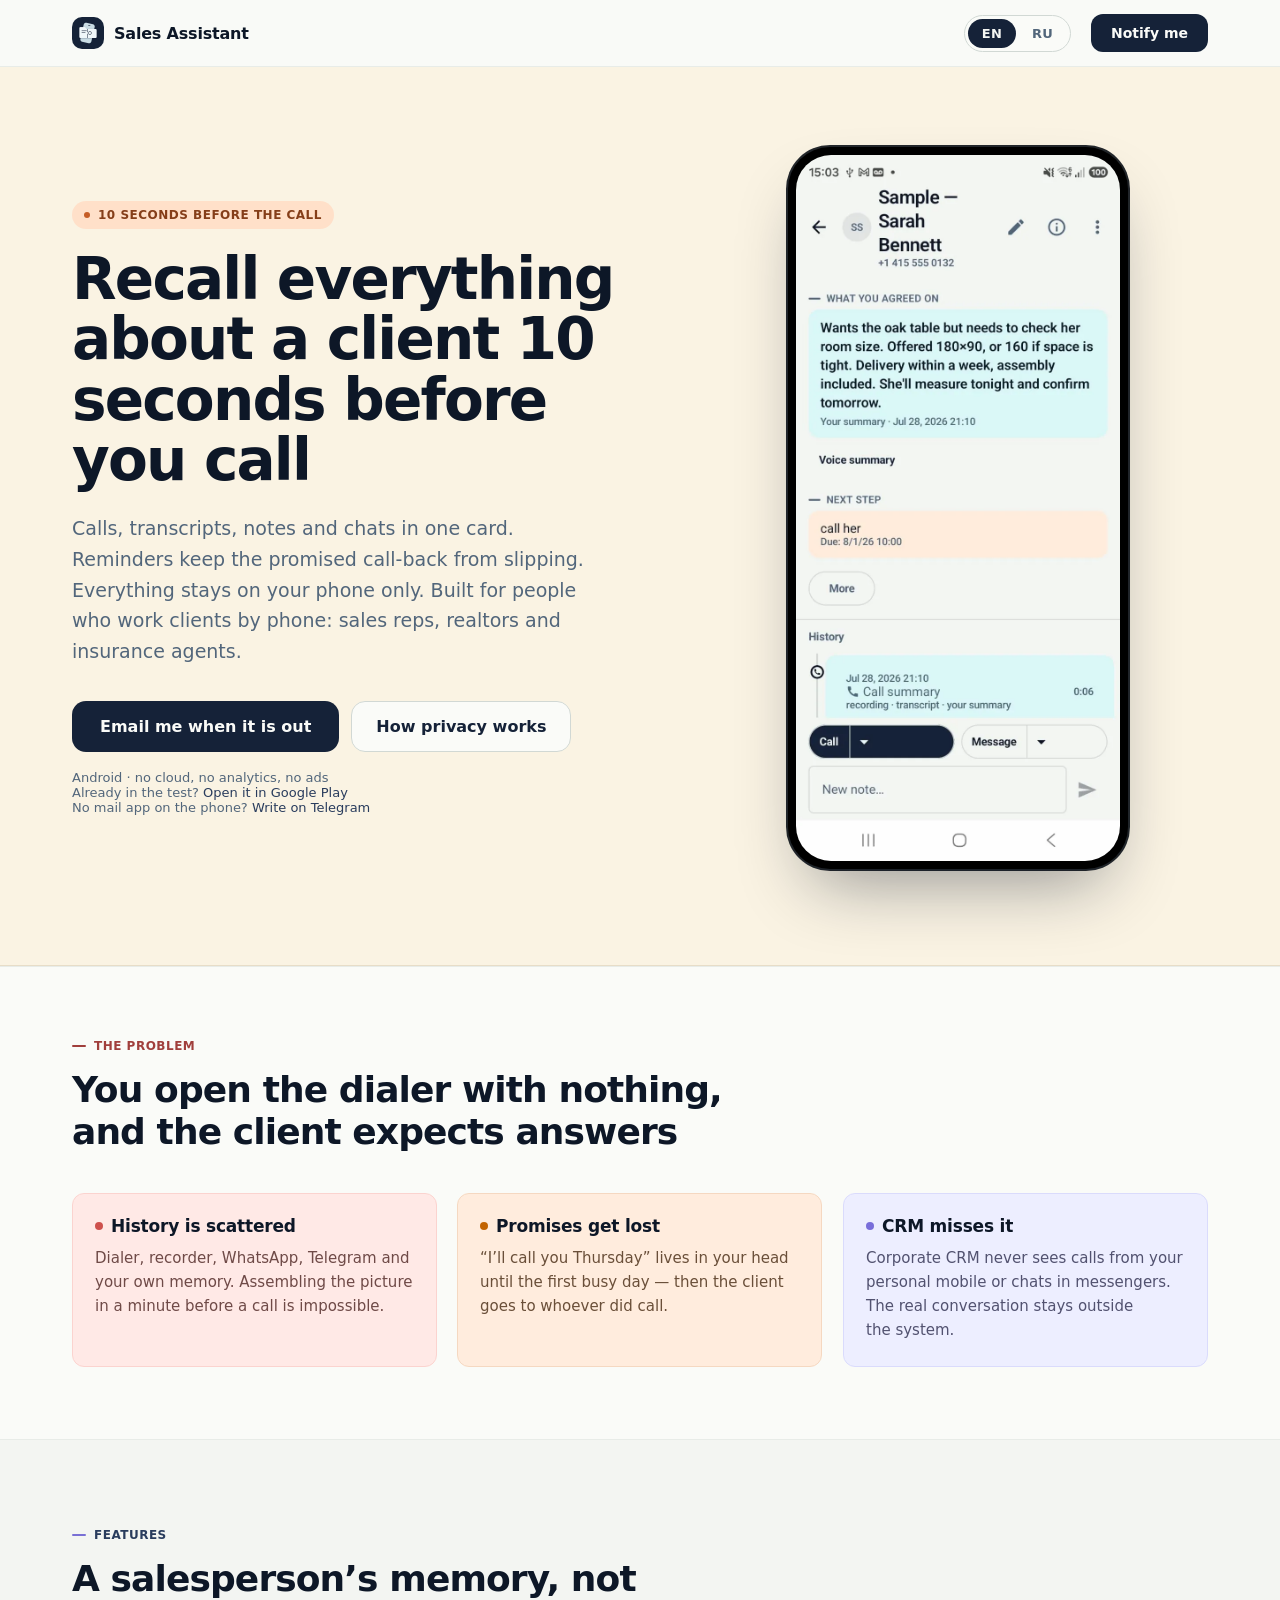
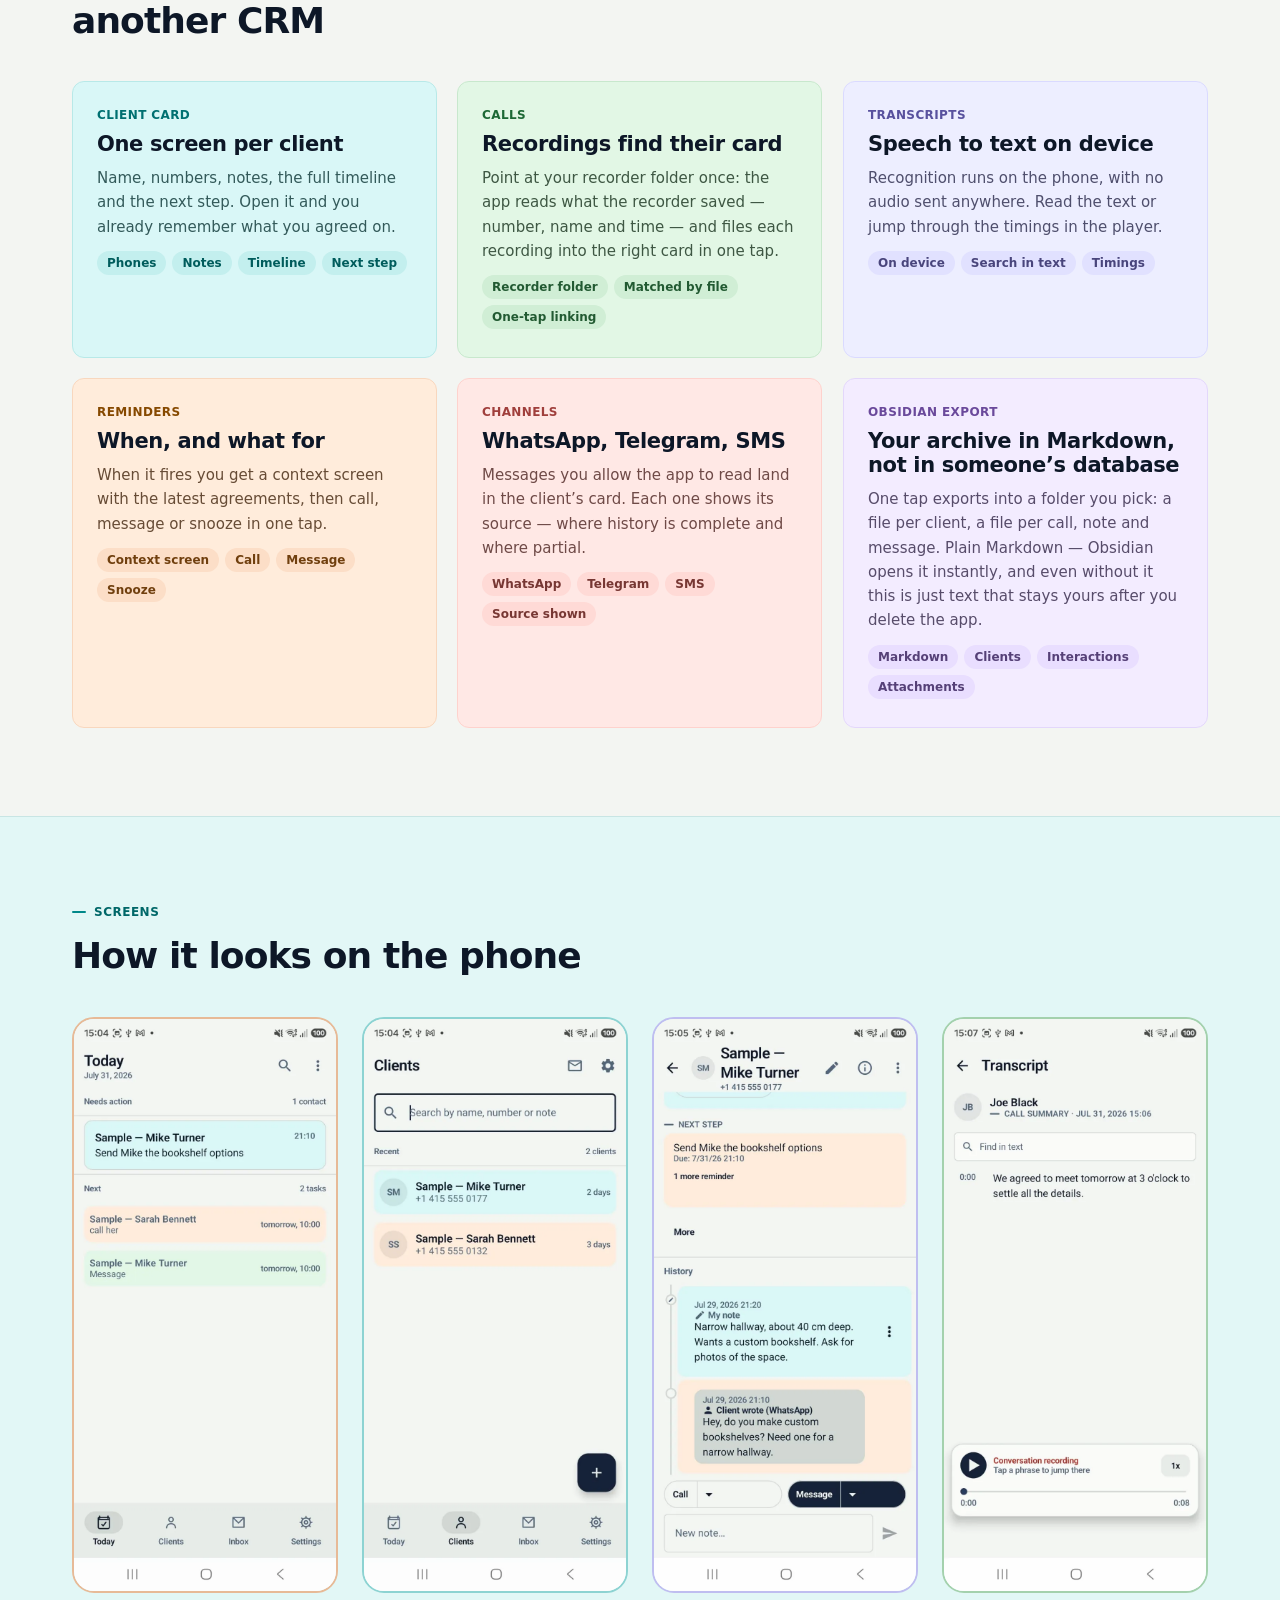
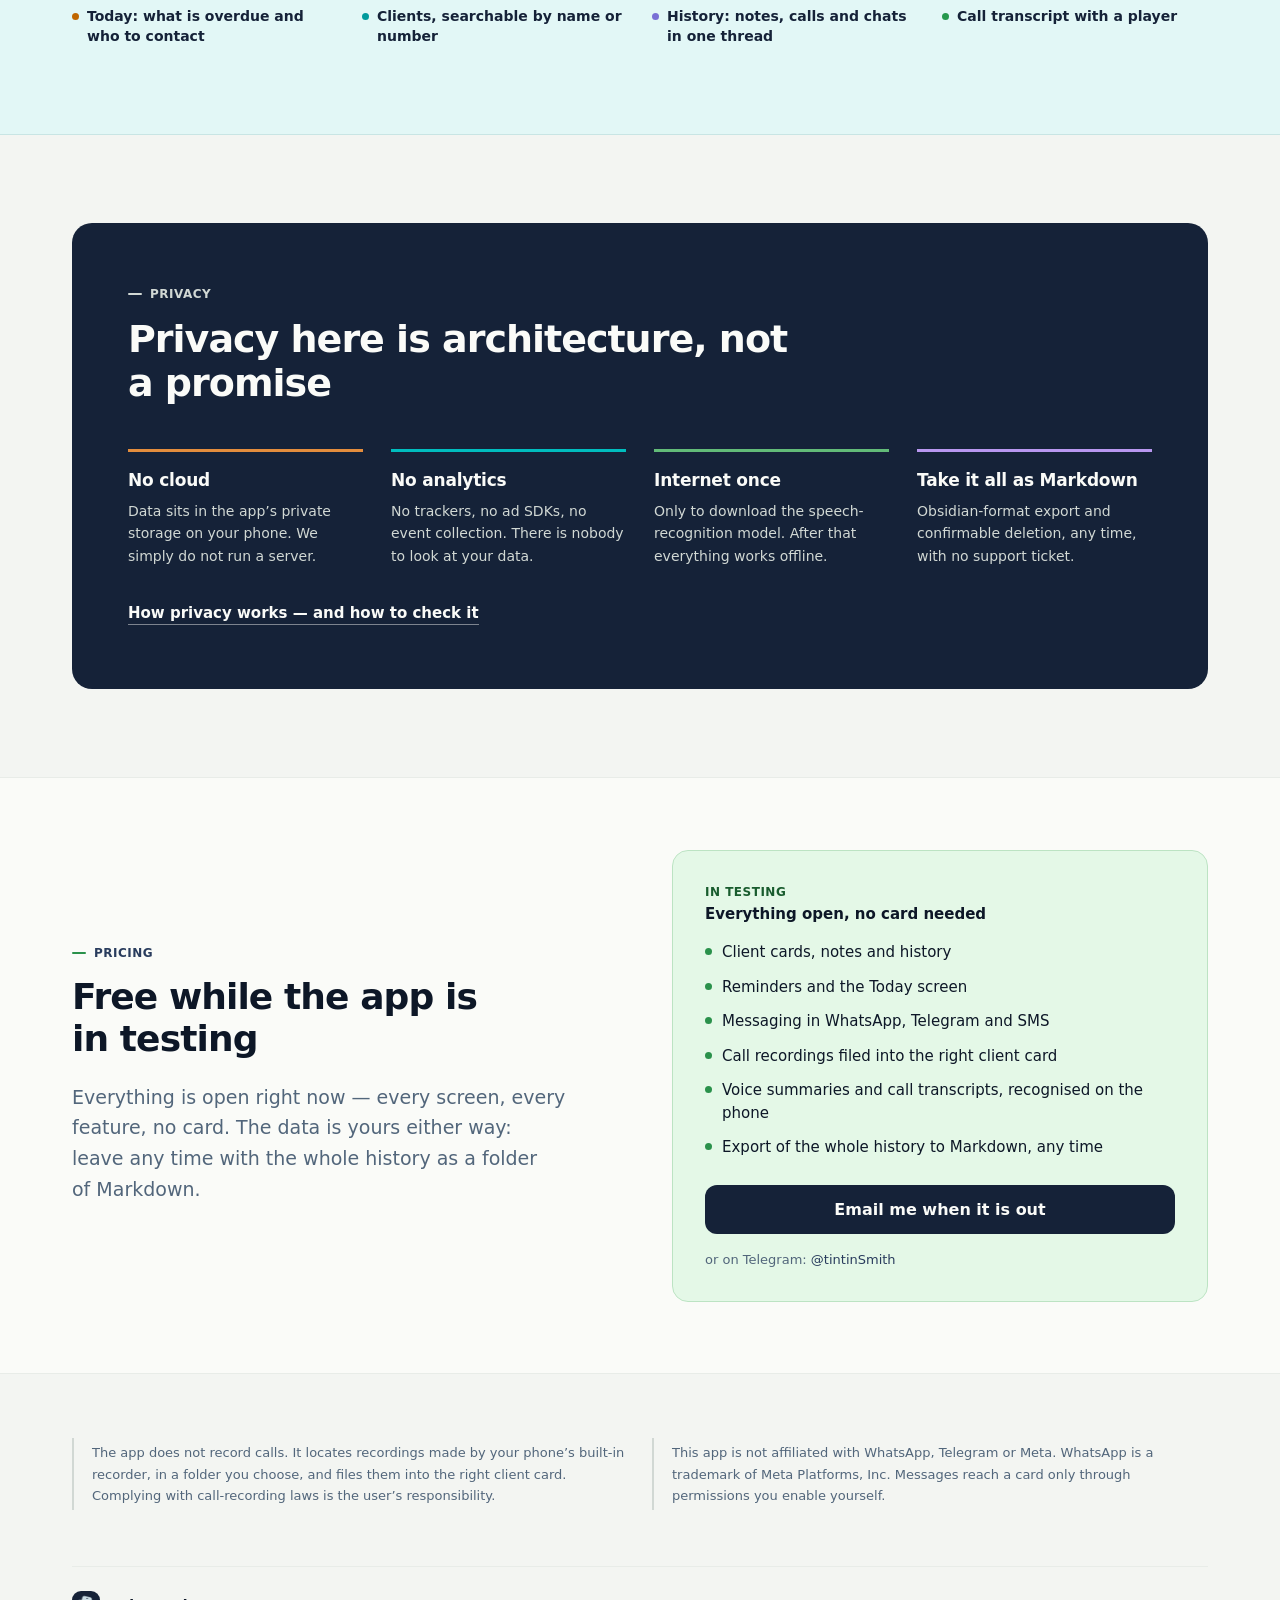
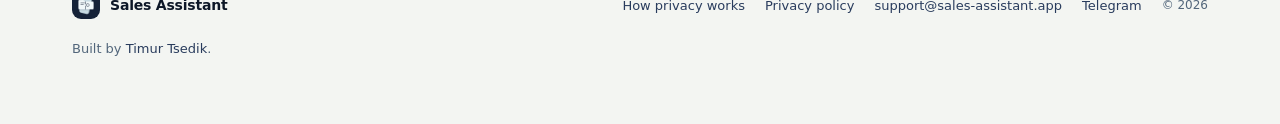
<file: index.html>
<!doctype html>
<html lang="en">
<head>
<meta charset="utf-8">
<meta name="viewport" content="width=device-width, initial-scale=1">
<title>Sales Assistant — offline CRM that stays on your phone</title>
<meta name="description" content="Offline CRM for salespeople and realtors: calls, transcripts, notes and chats in one client card, with reminders. Works with no internet — no server at all.">
<link rel="canonical" href="https://sales-assistant.app/">
<link rel="alternate" hreflang="en" href="https://sales-assistant.app/">
<link rel="alternate" hreflang="ru" href="https://sales-assistant.app/ru/">
<link rel="alternate" hreflang="x-default" href="https://sales-assistant.app/">
<link rel="icon" href="/img/icon-512.png" type="image/png">
<link rel="apple-touch-icon" href="/img/icon-512.png">
<meta property="og:type" content="website">
<meta property="og:url" content="https://sales-assistant.app/">
<meta property="og:locale" content="en">
<meta property="og:locale:alternate" content="ru">
<meta property="og:title" content="Sales Assistant — offline CRM that stays on your phone">
<meta property="og:description" content="Calls, transcripts, notes and chats in one client card. Everything stays on your phone — no cloud, no analytics, no ads.">
<meta property="og:image" content="https://sales-assistant.app/img/og-cover.jpg">
<meta property="og:image:width" content="1200">
<meta property="og:image:height" content="630">
<meta property="og:image:alt" content="Sales Assistant: one client card with calls, transcripts, notes and chats">
<meta name="twitter:card" content="summary_large_image">
<meta name="theme-color" content="#F3F5F2">
<link rel="preload" as="image" href="/img/client-card.webp" fetchpriority="high">
<link rel="stylesheet" href="/style.css">
<script type="application/ld+json">
{
  "@context": "https://schema.org",
  "@type": "MobileApplication",
  "name": "Sales Assistant",
  "url": "https://sales-assistant.app/",
  "inLanguage": [
    "en",
    "ru"
  ],
  "operatingSystem": "Android",
  "applicationCategory": "BusinessApplication",
  "applicationSubCategory": "CRM",
  "description": "Calls, transcripts, notes and chats in one client card, with reminders so a promised call-back never slips. Everything stays on the phone: no cloud, no analytics, no ads.",
  "image": "https://sales-assistant.app/img/og-cover.jpg",
  "screenshot": [
    "https://sales-assistant.app/img/client-card.webp",
    "https://sales-assistant.app/img/today.webp",
    "https://sales-assistant.app/img/clients.webp",
    "https://sales-assistant.app/img/history.webp",
    "https://sales-assistant.app/img/transcript.webp"
  ],
  "featureList": [
    "One card per client with phones, notes, timeline and the next step",
    "Call recordings from the phone recorder filed into the right client card",
    "Whisper speech to text on the phone itself, no audio leaves it",
    "Reminders that open with the latest agreements in view",
    "WhatsApp, Telegram and SMS messages collected into the client card",
    "Export of the whole history to plain Markdown",
    "Works with no internet: the app has no server, data stays on the phone"
  ],
  "keywords": "offline CRM, CRM without internet, CRM with no server, client card, client database, call transcription, on-device speech recognition, Whisper, call recordings, call-back reminders, Markdown export, Obsidian, CRM for realtors, CRM for insurance agents, CRM for sales reps, Android",
  "audience": {
    "@type": "Audience",
    "audienceType": "Salespeople, realtors, insurance agents and anyone who works clients by phone"
  },
  "privacyPolicy": "https://sales-assistant.app/privacy/",
  "offers": {
    "@type": "Offer",
    "price": "0",
    "priceCurrency": "USD",
    "description": "Free while the app is in testing: every feature is open, no card needed."
  },
  "author": {
    "@type": "Person",
    "name": "Timur Tsedik",
    "url": "https://github.com/TimurTsedik",
    "sameAs": [
      "https://github.com/TimurTsedik",
      "https://www.linkedin.com/in/timur-tsedik-429b8b72/",
      "https://t.me/tintinSmith",
      "https://x.com/timtsedik"
    ]
  },
  "publisher": {
    "@type": "Person",
    "name": "Timur Tsedik",
    "url": "https://github.com/TimurTsedik"
  }
}
</script>
</head>
<body>

<header class="top">
  <div class="wrap">
    <div class="brand">
      <img src="/img/icon-512.png" alt="" width="32" height="32">
      <span>Sales Assistant</span>
    </div>
    <nav class="langs" aria-label="Language">
      <a href="/" hreflang="en" lang="en" aria-current="true">EN</a>
      <a href="/ru/" hreflang="ru" lang="ru">RU</a>
    </nav>
    <a class="btn btn-sm" href="mailto:support@sales-assistant.app?subject=Sales%20Assistant%20%E2%80%94%20notify%20me%20at%20launch">Notify me</a>
  </div>
</header>

<section class="hero">
  <div class="wrap">
    <div>
      <div class="pill r"><i></i><span>10 seconds before the call</span></div>
      <h1 class="r">Recall everything about a client 10 seconds before you call</h1>
      <p class="lead r">Calls, transcripts, notes and chats in one card. Reminders keep the promised call-back from slipping. Everything stays on your phone only. Built for people who work clients by phone: sales reps, realtors and insurance agents.</p>
      <div class="cta-row r">
        <a class="btn" href="mailto:support@sales-assistant.app?subject=Sales%20Assistant%20%E2%80%94%20notify%20me%20at%20launch">Email me when it is out</a>
        <a class="btn btn-ghost" href="#privacy">How privacy works</a>
      </div>
      <p class="note r"><span>Android · no cloud, no analytics, no ads</span><br>
        <span>Already in the test?</span>
        <a href="https://play.google.com/store/apps/details?id=com.tsedik.salesassistant">Open it in Google Play</a><br>
        <span>No mail app on the phone?</span>
        <a href="https://t.me/tintinSmith">Write on Telegram</a></p>
    </div>
    <div>
      <div class="phone r hero-r">
        <video class="hero-vid" poster="/img/client-card.webp" width="738" height="1600"
             muted loop playsinline preload="none" aria-label="Client card: what you agreed on, the next step, and the history of calls and messages">
          <source src="/img/hero-en.mp4" type="video/mp4">
          <img src="/img/client-card.webp" alt="Client card: what you agreed on, the next step, and the history of calls and messages" width="738" height="1600">
        </video>
      </div>
    </div>
  </div>
</section>

<section class="band">
  <div class="wrap section">
    <div class="eyebrow" style="color:oklch(.5 .13 25)"><i></i><span>The problem</span></div>
    <h2 class="r">You open the dialer with nothing, and the client expects answers</h2>
    <div class="grid-3">
      <article class="card r" style="background:oklch(.955 .03 25);border:1px solid oklch(.9 .045 25)">
        <h3 style="color:oklch(.6 .16 25)"><i></i><span style="color:var(--ink)">History is scattered</span></h3>
        <p style="color:oklch(.45 .05 25)">Dialer, recorder, WhatsApp, Telegram and your own memory. Assembling the picture in a minute before a call is impossible.</p>
      </article>
      <article class="card r" style="background:oklch(.955 .03 60);border:1px solid oklch(.9 .045 60)">
        <h3 style="color:oklch(.6 .16 60)"><i></i><span style="color:var(--ink)">Promises get lost</span></h3>
        <p style="color:oklch(.45 .05 60)">“I’ll call you Thursday” lives in your head until the first busy day — then the client goes to whoever did call.</p>
      </article>
      <article class="card r" style="background:oklch(.955 .03 285);border:1px solid oklch(.9 .045 285)">
        <h3 style="color:oklch(.6 .16 285)"><i></i><span style="color:var(--ink)">CRM misses it</span></h3>
        <p style="color:oklch(.45 .05 285)">Corporate CRM never sees calls from your personal mobile or chats in messengers. The real conversation stays outside the system.</p>
      </article>
    </div>
  </div>
</section>

<section class="wrap section">
  <div class="eyebrow"><i style="background:oklch(.6 .15 285)"></i><span>Features</span></div>
  <h2 class="r">A salesperson’s memory, not another CRM</h2>
  <div class="grid-6">

    <article class="card feat r" style="background:oklch(.955 .032 195);border:1px solid oklch(.9 .05 195)">
      <div class="kicker" style="color:oklch(.48 .11 195)">Client card</div>
      <h3>One screen per client</h3>
      <p style="color:oklch(.44 .045 195)">Name, numbers, notes, the full timeline and the next step. Open it and you already remember what you agreed on.</p>
      <div class="chips" style="color:oklch(.42 .09 195)">
        <span style="background:oklch(.92 .045 195)">Phones</span>
        <span style="background:oklch(.92 .045 195)">Notes</span>
        <span style="background:oklch(.92 .045 195)">Timeline</span>
        <span style="background:oklch(.92 .045 195)">Next step</span>
      </div>
    </article>

    <article class="card feat r" style="background:oklch(.955 .032 150);border:1px solid oklch(.9 .05 150)">
      <div class="kicker" style="color:oklch(.46 .11 150)">Calls</div>
      <h3>Recordings find their card</h3>
      <p style="color:oklch(.43 .045 150)">Point at your recorder folder once: the app reads what the recorder saved — number, name and time — and files each recording into the right card in one tap.</p>
      <div class="chips" style="color:oklch(.42 .09 150)">
        <span style="background:oklch(.92 .045 150)">Recorder folder</span>
        <span style="background:oklch(.92 .045 150)">Matched by file</span>
        <span style="background:oklch(.92 .045 150)">One-tap linking</span>
      </div>
    </article>

    <article class="card feat r" style="background:oklch(.955 .032 285);border:1px solid oklch(.9 .05 285)">
      <div class="kicker" style="color:oklch(.48 .12 285)">Transcripts</div>
      <h3>Speech to text on device</h3>
      <p style="color:oklch(.44 .05 285)">Recognition runs on the phone, with no audio sent anywhere. Read the text or jump through the timings in the player.</p>
      <div class="chips" style="color:oklch(.42 .09 285)">
        <span style="background:oklch(.92 .045 285)">On device</span>
        <span style="background:oklch(.92 .045 285)">Search in text</span>
        <span style="background:oklch(.92 .045 285)">Timings</span>
      </div>
    </article>

    <article class="card feat r" style="background:oklch(.955 .032 60);border:1px solid oklch(.9 .05 60)">
      <div class="kicker" style="color:oklch(.47 .11 60)">Reminders</div>
      <h3>When, and what for</h3>
      <p style="color:oklch(.44 .05 60)">When it fires you get a context screen with the latest agreements, then call, message or snooze in one tap.</p>
      <div class="chips" style="color:oklch(.42 .09 60)">
        <span style="background:oklch(.92 .045 60)">Context screen</span>
        <span style="background:oklch(.92 .045 60)">Call</span>
        <span style="background:oklch(.92 .045 60)">Message</span>
        <span style="background:oklch(.92 .045 60)">Snooze</span>
      </div>
    </article>

    <article class="card feat r" style="background:oklch(.955 .032 25);border:1px solid oklch(.9 .05 25)">
      <div class="kicker" style="color:oklch(.5 .13 25)">Channels</div>
      <h3>WhatsApp, Telegram, SMS</h3>
      <p style="color:oklch(.45 .05 25)">Messages you allow the app to read land in the client’s card. Each one shows its source — where history is complete and where partial.</p>
      <div class="chips" style="color:oklch(.42 .09 25)">
        <span style="background:oklch(.92 .045 25)">WhatsApp</span>
        <span style="background:oklch(.92 .045 25)">Telegram</span>
        <span style="background:oklch(.92 .045 25)">SMS</span>
        <span style="background:oklch(.92 .045 25)">Source shown</span>
      </div>
    </article>

    <article class="card feat r" style="background:oklch(.955 .032 300);border:1px solid oklch(.9 .05 300)">
      <div class="kicker" style="color:oklch(.48 .13 300)">Obsidian export</div>
      <h3>Your archive in Markdown, not in someone’s database</h3>
      <p style="color:oklch(.44 .05 300)">One tap exports into a folder you pick: a file per client, a file per call, note and message. Plain Markdown — Obsidian opens it instantly, and even without it this is just text that stays yours after you delete the app.</p>
      <div class="chips" style="color:oklch(.42 .09 300)">
        <span style="background:oklch(.92 .045 300)">Markdown</span>
        <span style="background:oklch(.92 .045 300)">Clients</span>
        <span style="background:oklch(.92 .045 300)">Interactions</span>
        <span style="background:oklch(.92 .045 300)">Attachments</span>
      </div>
    </article>

  </div>
</section>

<section class="gallery">
  <div class="wrap section">
    <div class="eyebrow" style="color:oklch(.45 .11 195)"><i style="background:oklch(.55 .13 195)"></i><span>Screens</span></div>
    <h2 class="r">How it looks on the phone</h2>
    <div class="shots">
      <figure class="shot r">
        <div class="frame" style="border:2px solid oklch(.82 .07 60)">
          <img src="/img/today.webp" alt="Today screen: overdue and upcoming contacts" width="738" height="1600" loading="lazy">
        </div>
        <figcaption><i style="color:oklch(.6 .15 60)"></i><span>Today: what is overdue and who to contact</span></figcaption>
      </figure>
      <figure class="shot r">
        <div class="frame" style="border:2px solid oklch(.82 .07 195)">
          <img src="/img/clients.webp" alt="Client list with search by name or number" width="738" height="1600" loading="lazy">
        </div>
        <figcaption><i style="color:oklch(.6 .15 195)"></i><span>Clients, searchable by name or number</span></figcaption>
      </figure>
      <figure class="shot r">
        <div class="frame" style="border:2px solid oklch(.82 .07 285)">
          <img src="/img/history.webp" alt="Client history: notes, calls and messages in one thread" width="738" height="1600" loading="lazy">
        </div>
        <figcaption><i style="color:oklch(.6 .15 285)"></i><span>History: notes, calls and chats in one thread</span></figcaption>
      </figure>
      <figure class="shot r">
        <div class="frame" style="border:2px solid oklch(.82 .07 150)">
          <img src="/img/transcript.webp" alt="Call transcript with a player and search in text" width="738" height="1600" loading="lazy">
        </div>
        <figcaption><i style="color:oklch(.6 .15 150)"></i><span>Call transcript with a player</span></figcaption>
      </figure>
    </div>
  </div>
</section>

<section class="wrap section" id="privacy">
  <div class="privacy">
    <div class="eyebrow"><i></i><span>Privacy</span></div>
    <h2 class="r">Privacy here is architecture, not a promise</h2>
    <div class="cols">
      <div class="r" style="border-color:oklch(.72 .14 60)">
        <h3>No cloud</h3>
        <p>Data sits in the app’s private storage on your phone. We simply do not run a server.</p>
      </div>
      <div class="r" style="border-color:oklch(.72 .13 195)">
        <h3>No analytics</h3>
        <p>No trackers, no ad SDKs, no event collection. There is nobody to look at your data.</p>
      </div>
      <div class="r" style="border-color:oklch(.72 .13 150)">
        <h3>Internet once</h3>
        <p>Only to download the speech-recognition model. After that everything works offline.</p>
      </div>
      <div class="r" style="border-color:oklch(.74 .13 300)">
        <h3>Take it all as Markdown</h3>
        <p>Obsidian-format export and confirmable deletion, any time, with no support ticket.</p>
      </div>
    </div>
    <a class="more" href="/how-privacy-works/">How privacy works — and how to check it</a>
  </div>
</section>

<section class="band">
  <div class="wrap section">
    <div class="price-grid">
      <div>
        <div class="eyebrow"><i style="background:oklch(.58 .14 150)"></i><span>Pricing</span></div>
        <h2 class="r">Free while the app is in testing</h2>
        <p class="lead">Everything is open right now — every screen, every feature, no card. The data is yours either way: leave any time with the whole history as a folder of Markdown.</p>
      </div>
      <div class="plan r">
        <div class="tier">In testing</div>
        <div class="free-line">Everything open, no card needed</div>
        <ul>
          <li><i></i><span>Client cards, notes and history</span></li>
          <li><i></i><span>Reminders and the Today screen</span></li>
          <li><i></i><span>Messaging in WhatsApp, Telegram and SMS</span></li>
          <li><i></i><span>Call recordings filed into the right client card</span></li>
          <li><i></i><span>Voice summaries and call transcripts, recognised on the phone</span></li>
          <li><i></i><span>Export of the whole history to Markdown, any time</span></li>
        </ul>
        <a class="btn" href="mailto:support@sales-assistant.app?subject=Sales%20Assistant%20%E2%80%94%20notify%20me%20at%20launch">Email me when it is out</a>
        <p class="note"><span>or on Telegram:</span> <a href="https://t.me/tintinSmith">@tintinSmith</a></p>
      </div>
    </div>
  </div>
</section>

<div class="wrap">
  <div class="disc">
    <p>The app does not record calls. It locates recordings made by your phone’s built-in recorder, in a folder you choose, and files them into the right client card. Complying with call-recording laws is the user’s responsibility.</p>
    <p>This app is not affiliated with WhatsApp, Telegram or Meta. WhatsApp is a trademark of Meta Platforms, Inc. Messages reach a card only through permissions you enable yourself.</p>
  </div>
</div>

<footer>
  <div class="wrap">
    <div class="foot">
      <div class="brand">
        <img src="/img/icon-512.png" alt="" width="28" height="28">
        <span>Sales Assistant</span>
      </div>
      <nav>
        <a href="/how-privacy-works/">How privacy works</a>
        <a href="/privacy/">Privacy policy</a>
        <a href="mailto:support@sales-assistant.app">support@sales-assistant.app</a>
        <a href="https://t.me/tintinSmith" rel="me">Telegram</a>
      </nav>
      <div class="copy">© 2026</div>
    </div>
    <p class="by">Built by <a href="https://github.com/TimurTsedik" rel="me">Timur Tsedik</a>.</p>
  </div>
</footer>

<script>
(function () {
  var revealed = document.querySelectorAll('.r');
  function showAll() {
    for (var i = 0; i < revealed.length; i++) revealed[i].classList.add('on');
  }

  // The class that hides the blocks and the timer that guarantees they come back are set
  // together on purpose: nothing on this page may stay invisible because a visitor never
  // scrolled, a viewport was short, or the observer never fired.
  document.documentElement.classList.add('js');

  // Ролик в шапке запускаем из скрипта, а не атрибутом autoplay: так браузер не
  // качает его тем, кто просил меньше движения или включил экономию трафика.
  // Им остаётся постер — тот же кадр, что был раньше картинкой.
  var vid = document.querySelector('.hero-vid');
  if (vid) {
    var save = (navigator.connection || {}).saveData === true;
    if (!window.matchMedia('(prefers-reduced-motion: reduce)').matches && !save) {
      vid.preload = 'auto';
      vid.play().catch(function () { /* браузер отказал в автозапуске — останется постер */ });
    }
  }
  setTimeout(showAll, 2500);

  if (window.matchMedia('(prefers-reduced-motion: reduce)').matches || !('IntersectionObserver' in window)) {
    showAll();
    return;
  }

  var io = new IntersectionObserver(function (entries) {
    entries.forEach(function (e) {
      if (!e.isIntersecting) return;
      var el = e.target;
      var index = el.parentElement ? Array.prototype.indexOf.call(el.parentElement.children, el) : 0;
      el.style.transitionDelay = Math.min(index, 5) * 70 + 'ms';
      el.classList.add('on');
      io.unobserve(el);
    });
  }, { rootMargin: '0px 0px -8% 0px', threshold: 0.08 });

  revealed.forEach(function (el) {
    if (el.getBoundingClientRect().top < window.innerHeight) { el.classList.add('on'); return; }
    io.observe(el);
  });
})();
</script>
</body>
</html>
</file>
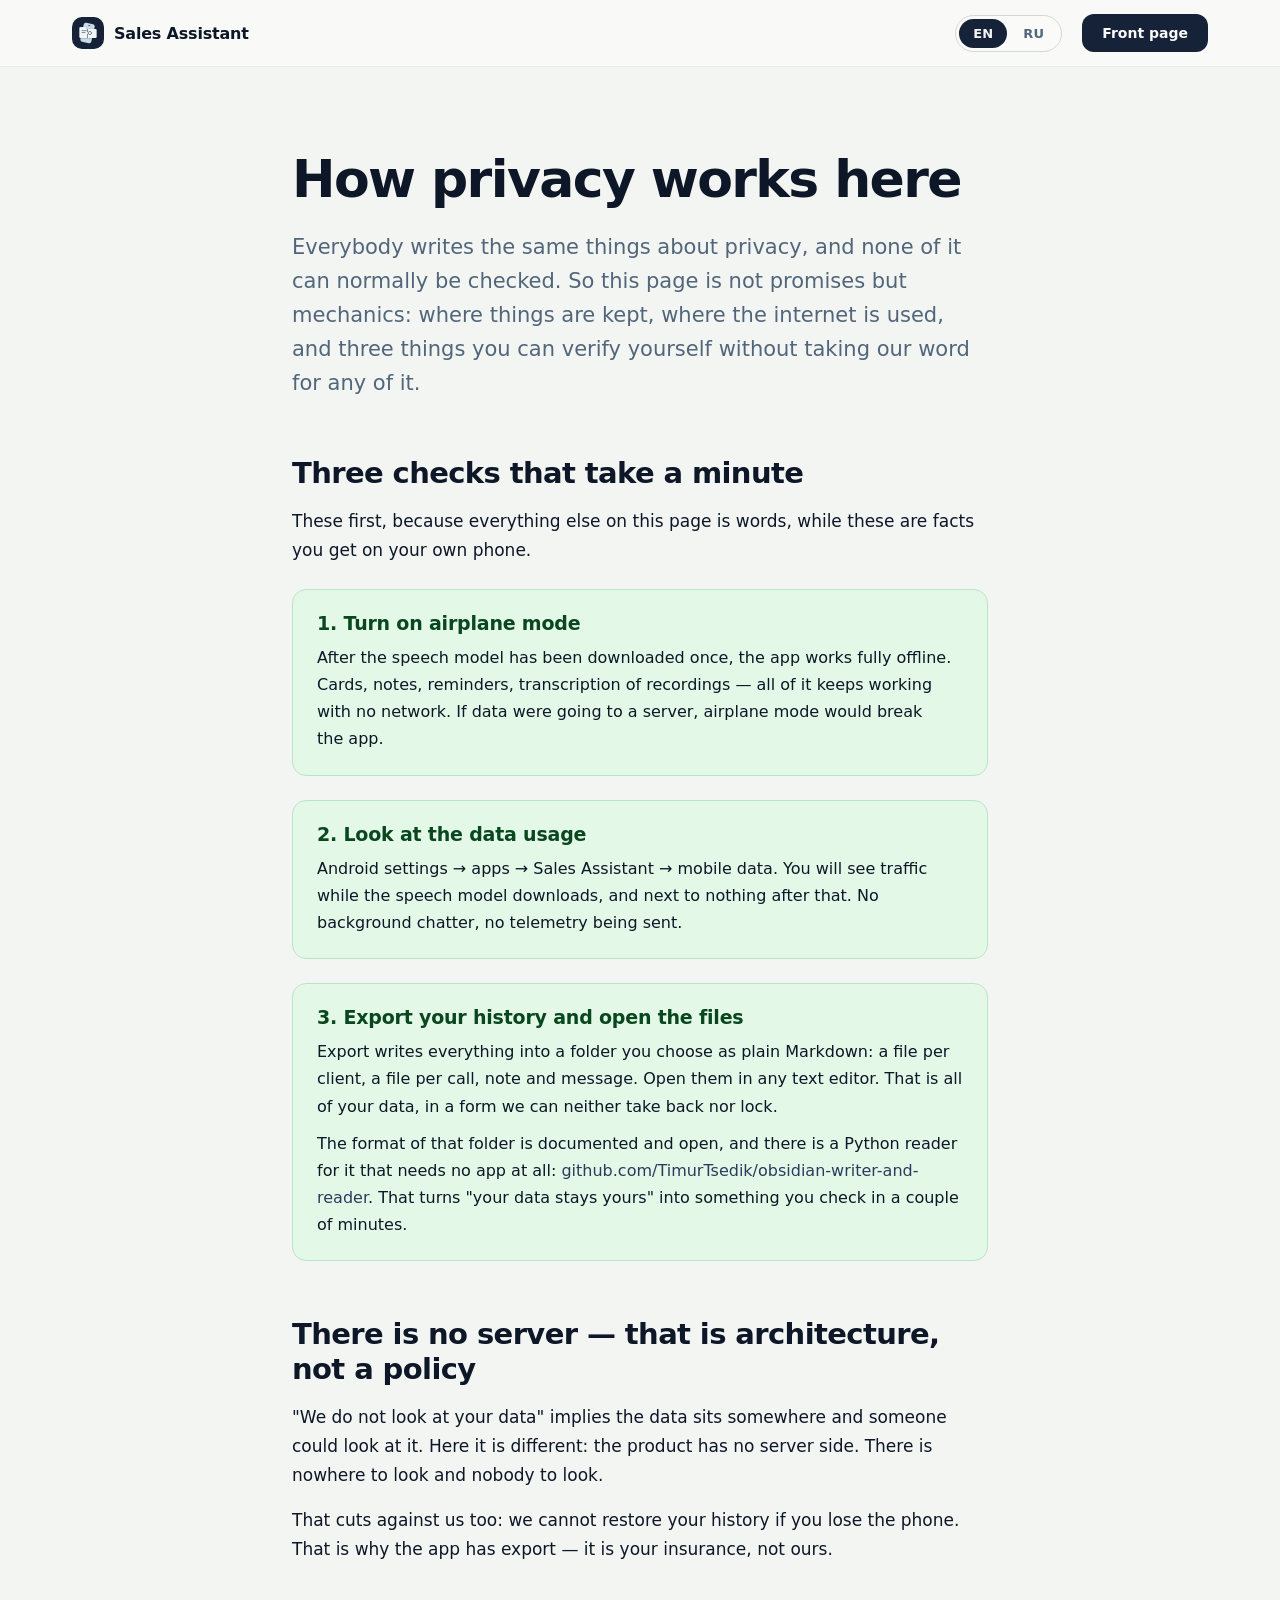
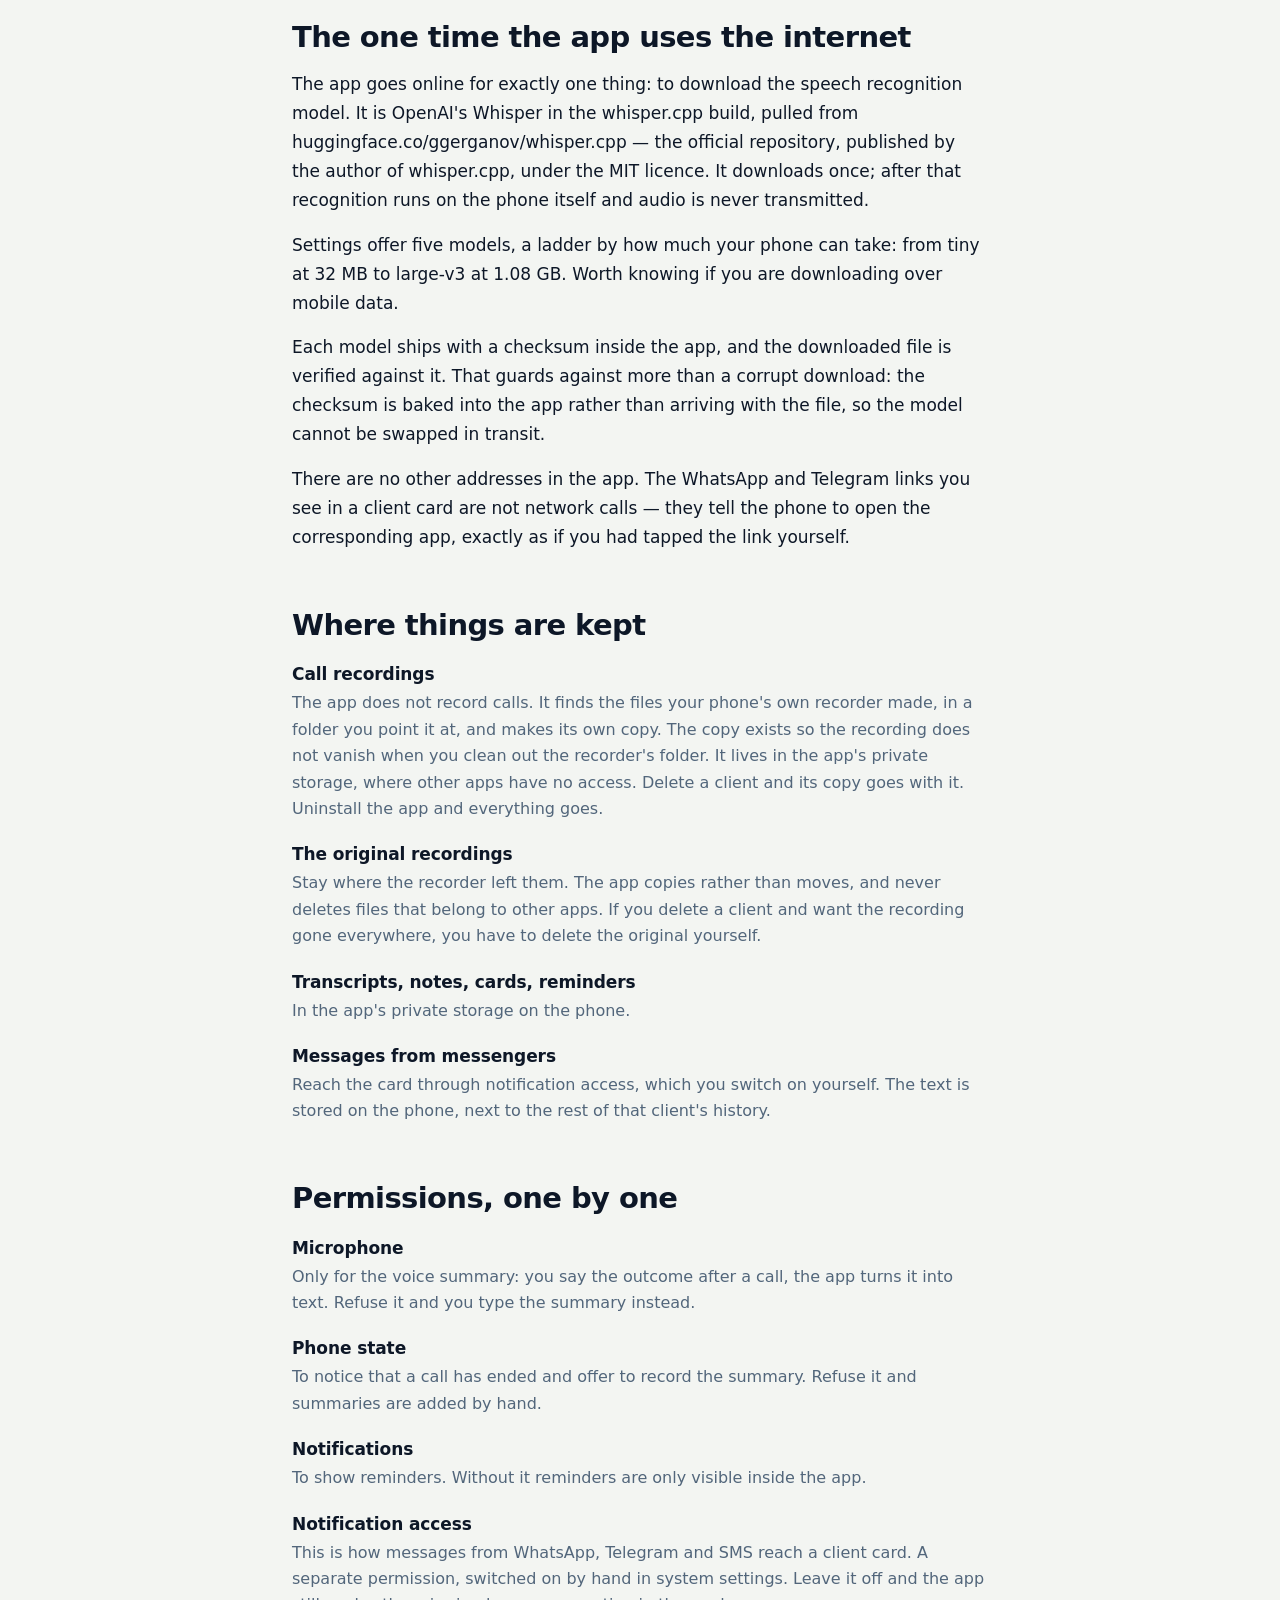
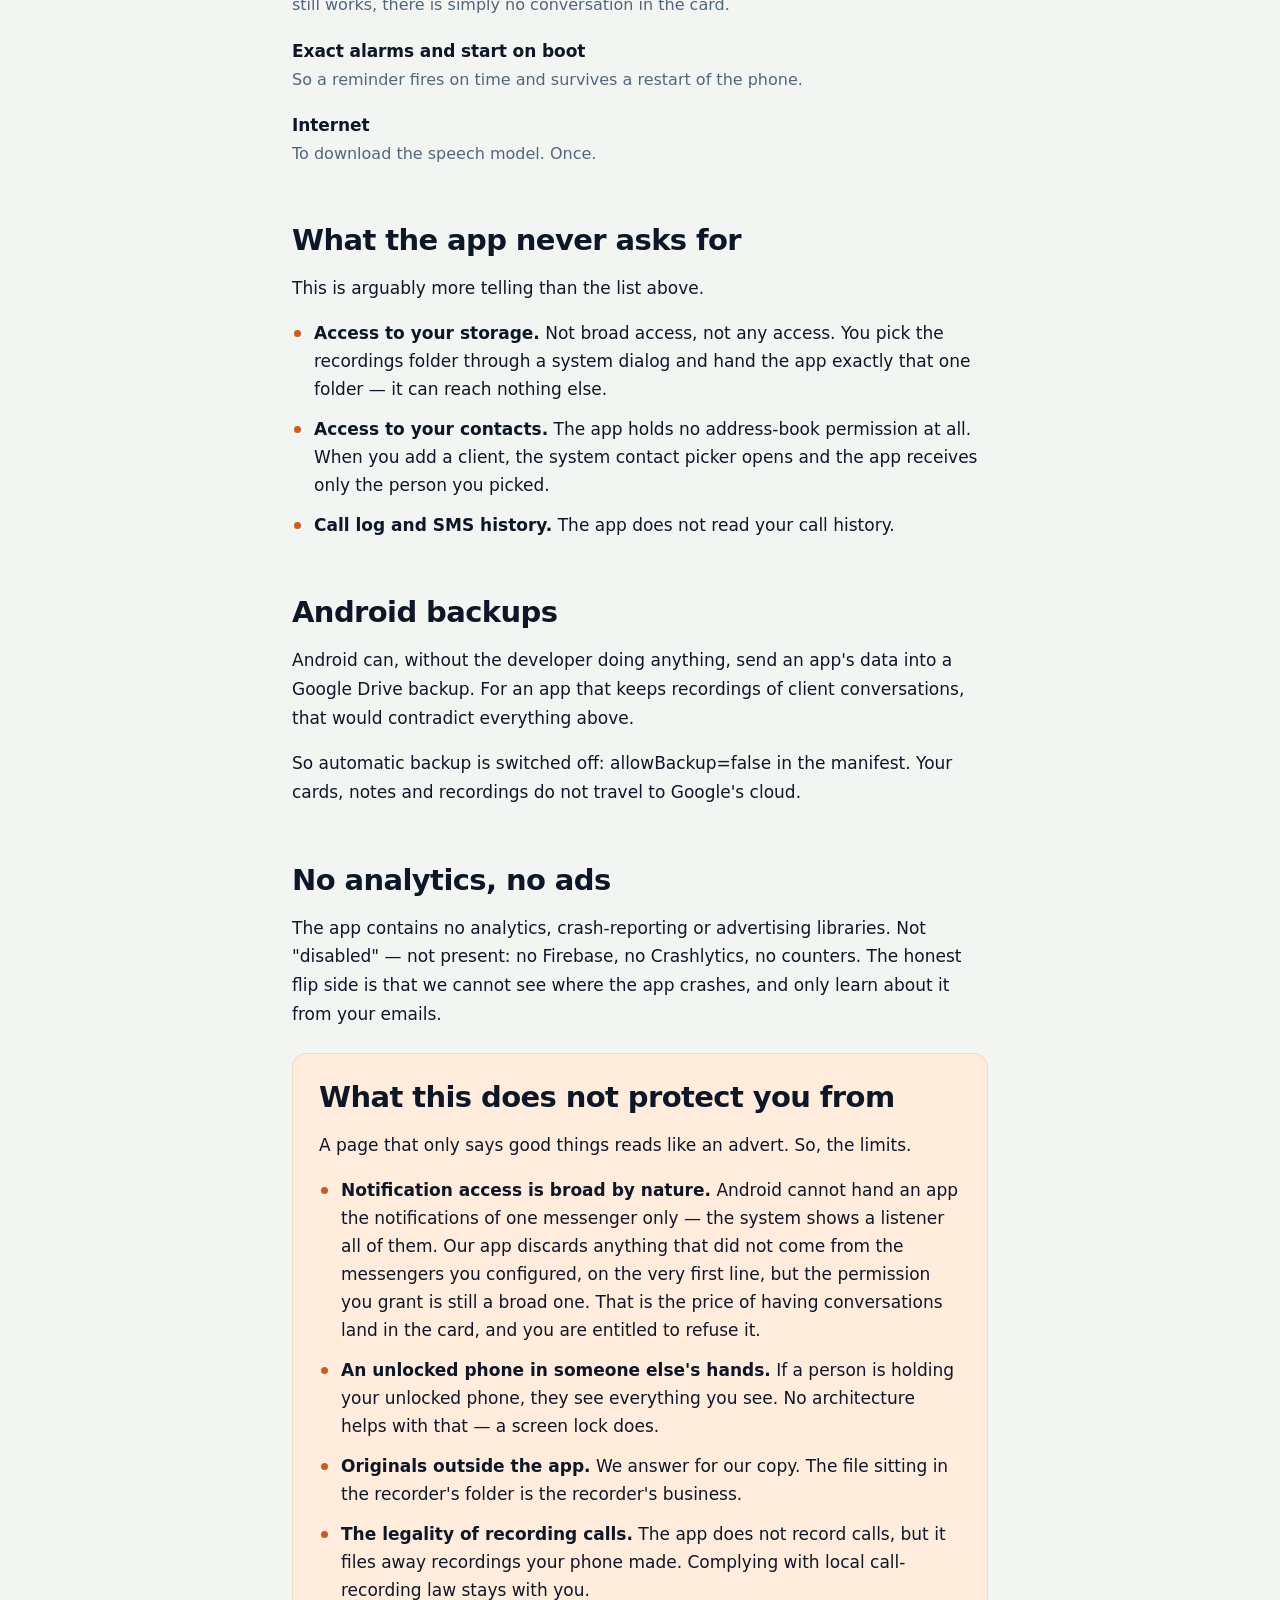
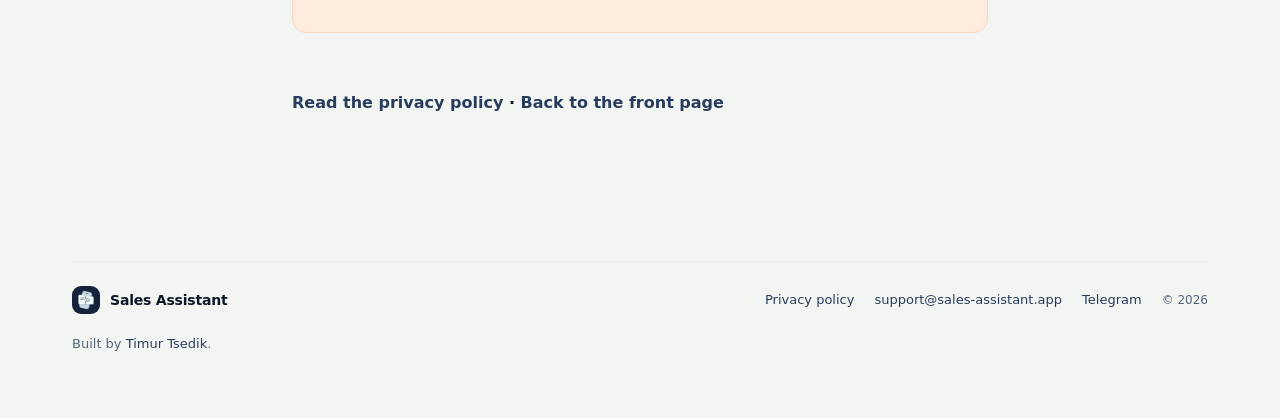
<file: how-privacy-works/index.html>
<!doctype html>
<html lang="en">
<head>
<meta charset="utf-8">
<meta name="viewport" content="width=device-width, initial-scale=1">
<title>How privacy works in Sales Assistant</title>
<meta name="description" content="Why the app has no server, the one time it uses the internet, and three checks you can run yourself instead of taking our word for it.">
<link rel="canonical" href="https://sales-assistant.app/how-privacy-works/">
<link rel="alternate" hreflang="en" href="https://sales-assistant.app/how-privacy-works/">
<link rel="alternate" hreflang="ru" href="https://sales-assistant.app/ru/how-privacy-works/">
<link rel="alternate" hreflang="x-default" href="https://sales-assistant.app/how-privacy-works/">
<link rel="icon" href="/img/icon-512.png" type="image/png">
<meta property="og:type" content="article">
<meta property="og:url" content="https://sales-assistant.app/how-privacy-works/">
<meta property="og:locale" content="en">
<meta property="og:title" content="How privacy works in Sales Assistant">
<meta property="og:description" content="Not promises but checks you can run: turn on airplane mode, look at the data usage, open the exported files.">
<meta property="og:image" content="https://sales-assistant.app/img/og-cover.jpg">
<meta name="twitter:card" content="summary_large_image">
<meta name="theme-color" content="#F3F5F2">
<link rel="stylesheet" href="/style.css">
<script type="application/ld+json">
{
  "@context": "https://schema.org",
  "@type": "TechArticle",
  "headline": "How privacy works in Sales Assistant",
  "description": "Why the app has no server, the one time it uses the internet, and three checks the reader can run themselves.",
  "inLanguage": "en",
  "url": "https://sales-assistant.app/how-privacy-works/",
  "author": {
    "@type": "Person",
    "name": "Timur Tsedik",
    "url": "https://github.com/TimurTsedik",
    "sameAs": [
      "https://github.com/TimurTsedik",
      "https://www.linkedin.com/in/timur-tsedik-429b8b72/",
      "https://t.me/tintinSmith",
      "https://x.com/timtsedik"
    ]
  },
  "about": {
    "@type": "MobileApplication",
    "name": "Sales Assistant",
    "operatingSystem": "Android",
    "applicationCategory": "BusinessApplication",
    "url": "https://sales-assistant.app/"
  }
}
</script>
</head>
<body>

<header class="top">
  <div class="wrap">
    <div class="brand">
      <img src="/img/icon-512.png" alt="" width="32" height="32">
      <span>Sales Assistant</span>
    </div>
    <nav class="langs" aria-label="Language">
      <a href="/how-privacy-works/" hreflang="en" lang="en" aria-current="true">EN</a>
      <a href="/ru/how-privacy-works/" hreflang="ru" lang="ru">RU</a>
    </nav>
    <a class="btn btn-sm" href="/">Front page</a>
  </div>
</header>

<main class="wrap doc">

  <h1>How privacy works here</h1>
  <p class="lede">Everybody writes the same things about privacy, and none of it can
  normally be checked. So this page is not promises but mechanics: where things are kept,
  where the internet is used, and three things you can verify yourself without taking
  our word for any of it.</p>

  <h2>Three checks that take a minute</h2>
  <p>These first, because everything else on this page is words, while these are facts
  you get on your own phone.</p>

  <div class="check">
    <h3>1. Turn on airplane mode</h3>
    <p>After the speech model has been downloaded once, the app works fully offline.
    Cards, notes, reminders, transcription of recordings — all of it keeps working with
    no network. If data were going to a server, airplane mode would break the app.</p>
  </div>

  <div class="check">
    <h3>2. Look at the data usage</h3>
    <p>Android settings → apps → Sales Assistant → mobile data. You will see traffic
    while the speech model downloads, and next to nothing after that. No background
    chatter, no telemetry being sent.</p>
  </div>

  <div class="check">
    <h3>3. Export your history and open the files</h3>
    <p>Export writes everything into a folder you choose as plain Markdown: a file per
    client, a file per call, note and message. Open them in any text editor. That is all
    of your data, in a form we can neither take back nor lock.</p>
    <p>The format of that folder is documented and open, and there is a Python reader for
    it that needs no app at all:
    <a href="https://github.com/TimurTsedik/obsidian-writer-and-reader">github.com/TimurTsedik/obsidian-writer-and-reader</a>.
    That turns "your data stays yours" into something you check in a couple of minutes.</p>
  </div>

  <h2>There is no server — that is architecture, not a policy</h2>
  <p>"We do not look at your data" implies the data sits somewhere and someone could
  look at it. Here it is different: the product has no server side. There is nowhere to
  look and nobody to look.</p>
  <p>That cuts against us too: we cannot restore your history if you lose the phone.
  That is why the app has export — it is your insurance, not ours.</p>

  <h2>The one time the app uses the internet</h2>
  <p>The app goes online for exactly one thing: to download the speech recognition model.
  It is OpenAI's Whisper in the whisper.cpp build, pulled from
  <span>huggingface.co/ggerganov/whisper.cpp</span> — the official repository, published by
  the author of whisper.cpp, under the MIT licence. It downloads once; after that
  recognition runs on the phone itself and audio is never transmitted.</p>
  <p>Settings offer five models, a ladder by how much your phone can take: from
  <span>tiny</span> at 32 MB to <span>large-v3</span> at 1.08 GB. Worth knowing if you
  are downloading over mobile data.</p>
  <p>Each model ships with a checksum inside the app, and the downloaded file is verified
  against it. That guards against more than a corrupt download: the checksum is baked into
  the app rather than arriving with the file, so the model cannot be swapped in transit.</p>
  <p>There are no other addresses in the app. The WhatsApp and Telegram links you see in
  a client card are not network calls — they tell the phone to open the corresponding app,
  exactly as if you had tapped the link yourself.</p>

  <h2>Where things are kept</h2>
  <dl>
    <dt>Call recordings</dt>
    <dd>The app does not record calls. It finds the files your phone's own recorder made,
    in a folder you point it at, and makes its own copy. The copy exists so the recording
    does not vanish when you clean out the recorder's folder. It lives in the app's
    private storage, where other apps have no access. Delete a client and its copy goes
    with it. Uninstall the app and everything goes.</dd>

    <dt>The original recordings</dt>
    <dd>Stay where the recorder left them. The app copies rather than moves, and never
    deletes files that belong to other apps. If you delete a client and want the recording
    gone everywhere, you have to delete the original yourself.</dd>

    <dt>Transcripts, notes, cards, reminders</dt>
    <dd>In the app's private storage on the phone.</dd>

    <dt>Messages from messengers</dt>
    <dd>Reach the card through notification access, which you switch on yourself. The text
    is stored on the phone, next to the rest of that client's history.</dd>
  </dl>

  <h2>Permissions, one by one</h2>
  <dl>
    <dt>Microphone</dt>
    <dd>Only for the voice summary: you say the outcome after a call, the app turns it
    into text. Refuse it and you type the summary instead.</dd>

    <dt>Phone state</dt>
    <dd>To notice that a call has ended and offer to record the summary. Refuse it and
    summaries are added by hand.</dd>

    <dt>Notifications</dt>
    <dd>To show reminders. Without it reminders are only visible inside the app.</dd>

    <dt>Notification access</dt>
    <dd>This is how messages from WhatsApp, Telegram and SMS reach a client card.
    A separate permission, switched on by hand in system settings. Leave it off and the
    app still works, there is simply no conversation in the card.</dd>

    <dt>Exact alarms and start on boot</dt>
    <dd>So a reminder fires on time and survives a restart of the phone.</dd>

    <dt>Internet</dt>
    <dd>To download the speech model. Once.</dd>
  </dl>

  <h2>What the app never asks for</h2>
  <p>This is arguably more telling than the list above.</p>
  <ul>
    <li><strong>Access to your storage.</strong> Not broad access, not any access. You pick
    the recordings folder through a system dialog and hand the app exactly that one folder —
    it can reach nothing else.</li>
    <li><strong>Access to your contacts.</strong> The app holds no address-book permission
    at all. When you add a client, the system contact picker opens and the app receives
    only the person you picked.</li>
    <li><strong>Call log and SMS history.</strong> The app does not read your call history.</li>
  </ul>

  <h2>Android backups</h2>
  <p>Android can, without the developer doing anything, send an app's data into a Google
  Drive backup. For an app that keeps recordings of client conversations, that would
  contradict everything above.</p>
  <p>So automatic backup is switched off: <span>allowBackup=false</span> in the manifest.
  Your cards, notes and recordings do not travel to Google's cloud.</p>

  <h2>No analytics, no ads</h2>
  <p>The app contains no analytics, crash-reporting or advertising libraries. Not
  "disabled" — not present: no Firebase, no Crashlytics, no counters. The honest flip side
  is that we cannot see where the app crashes, and only learn about it from your emails.</p>

  <div class="limits">
    <h2>What this does not protect you from</h2>
    <p>A page that only says good things reads like an advert. So, the limits.</p>
    <ul>
      <li><strong>Notification access is broad by nature.</strong> Android cannot hand an
      app the notifications of one messenger only — the system shows a listener all of them.
      Our app discards anything that did not come from the messengers you configured, on the
      very first line, but the permission you grant is still a broad one. That is the price
      of having conversations land in the card, and you are entitled to refuse it.</li>
      <li><strong>An unlocked phone in someone else's hands.</strong> If a person is holding
      your unlocked phone, they see everything you see. No architecture helps with that —
      a screen lock does.</li>
      <li><strong>Originals outside the app.</strong> We answer for our copy. The file
      sitting in the recorder's folder is the recorder's business.</li>
      <li><strong>The legality of recording calls.</strong> The app does not record calls,
      but it files away recordings your phone made. Complying with local call-recording law
      stays with you.</li>
    </ul>
  </div>

  <p class="back"><a href="/privacy/">Read the privacy policy</a> ·
  <a href="/">Back to the front page</a></p>

</main>

<footer>
  <div class="wrap">
    <div class="foot">
      <div class="brand">
        <img src="/img/icon-512.png" alt="" width="28" height="28">
        <span>Sales Assistant</span>
      </div>
      <nav>
        <a href="/privacy/">Privacy policy</a>
        <a href="mailto:support@sales-assistant.app">support@sales-assistant.app</a>
        <a href="https://t.me/tintinSmith" rel="me">Telegram</a>
      </nav>
      <div class="copy">© 2026</div>
    </div>
    <p class="by">Built by <a href="https://github.com/TimurTsedik" rel="me">Timur Tsedik</a>.</p>
  </div>
</footer>

</body>
</html>
</file>
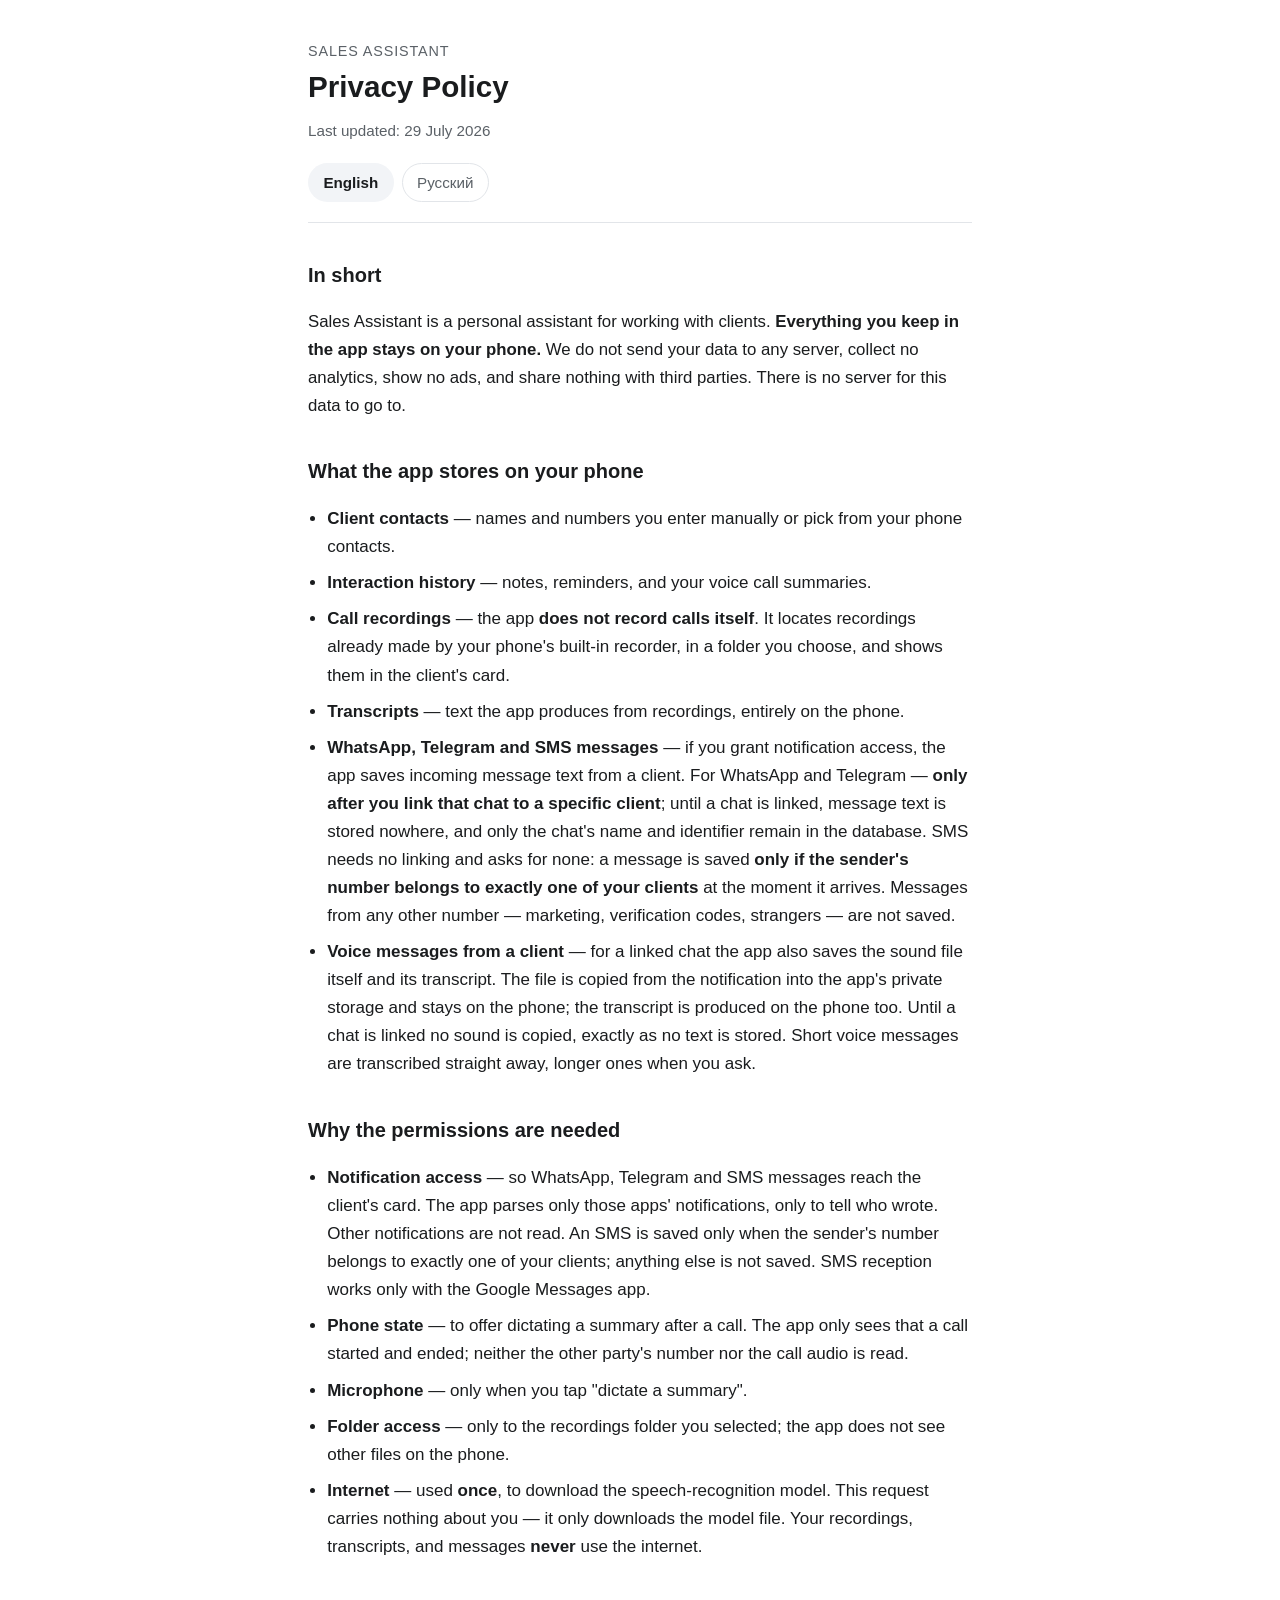
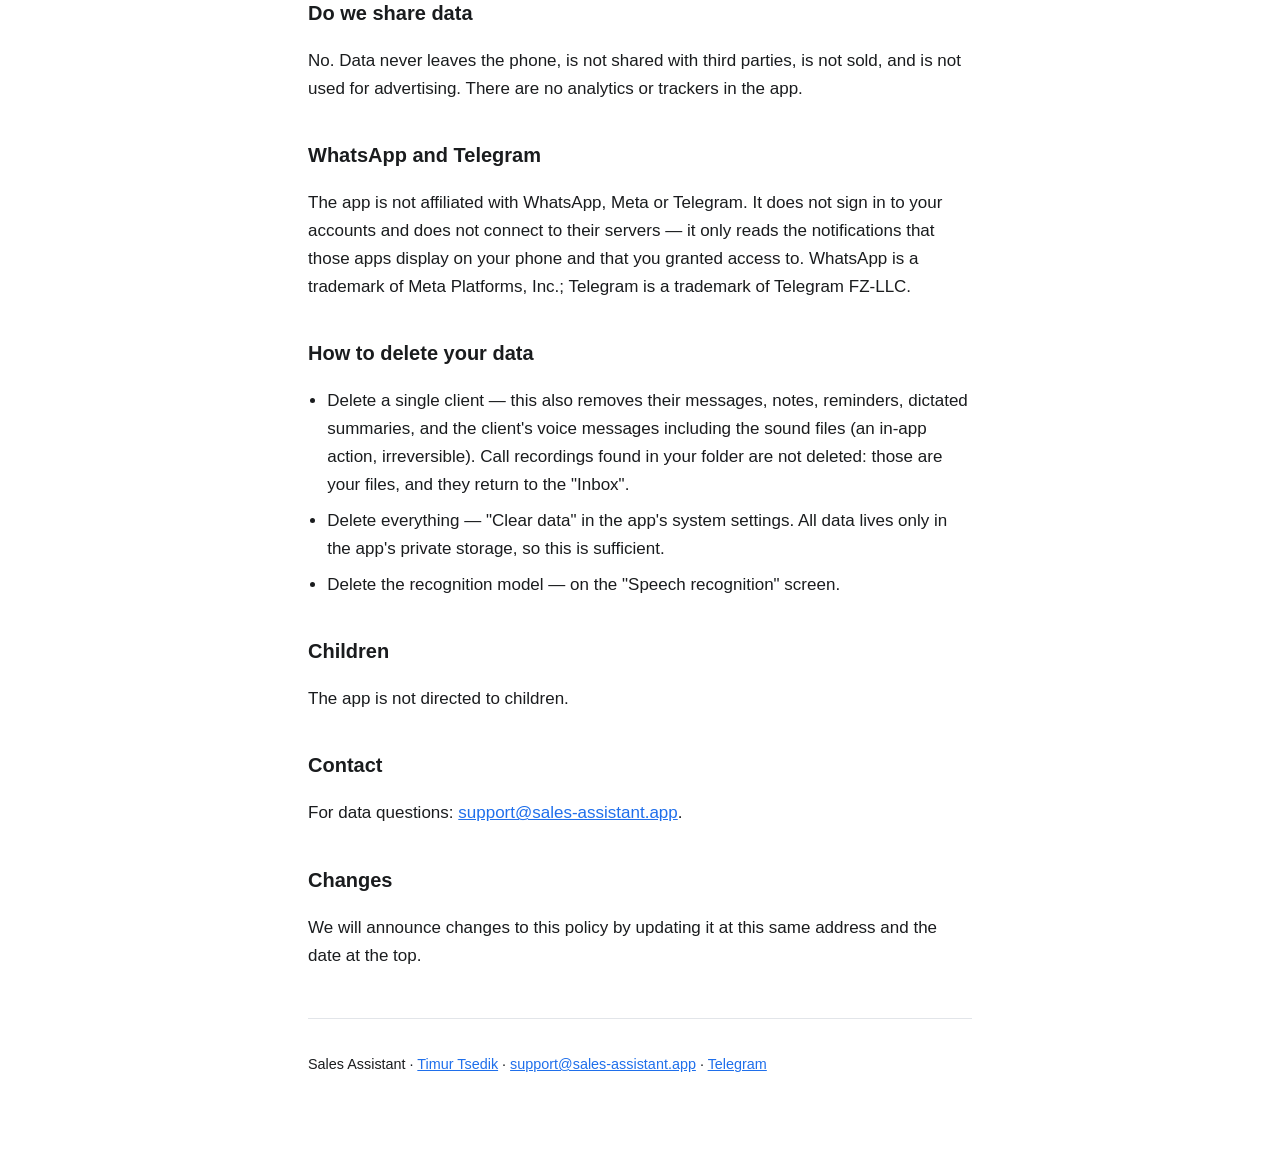
<file: privacy/index.html>
<!doctype html>
<html lang="en">
<head>
<meta charset="utf-8">
<meta name="viewport" content="width=device-width, initial-scale=1">
<title>Privacy Policy — Sales Assistant</title>
<meta name="description" content="What Sales Assistant keeps on your phone, why each permission is needed, and how to delete everything. No server, no analytics, no third parties.">
<link rel="canonical" href="https://sales-assistant.app/privacy/">
<link rel="icon" href="/img/icon-512.png" type="image/png">
<meta property="og:type" content="article">
<meta property="og:url" content="https://sales-assistant.app/privacy/">
<meta property="og:title" content="Privacy Policy — Sales Assistant">
<meta property="og:description" content="What the app keeps on your phone, why each permission is needed, and how to delete everything.">
<meta property="og:image" content="https://sales-assistant.app/img/og-cover.jpg">
<meta name="twitter:card" content="summary_large_image">
<style>
  :root {
    --bg: #ffffff;
    --fg: #1a1c1e;
    --muted: #5b6167;
    --rule: #e2e5e9;
    --accent: #1f6feb;
    --chip: #f2f4f7;
  }
  @media (prefers-color-scheme: dark) {
    :root {
      --bg: #14161a;
      --fg: #e6e8ea;
      --muted: #a0a7ae;
      --rule: #2a2e34;
      --accent: #6ea8fe;
      --chip: #1e2228;
    }
  }
  * { box-sizing: border-box; }
  body {
    margin: 0;
    background: var(--bg);
    color: var(--fg);
    font: 17px/1.65 -apple-system, BlinkMacSystemFont, "Segoe UI", Roboto, Helvetica, Arial, sans-serif;
    -webkit-text-size-adjust: 100%;
  }
  .wrap { max-width: 44rem; margin: 0 auto; padding: 2.5rem 1.25rem 5rem; }
  header { border-bottom: 1px solid var(--rule); padding-bottom: 1.25rem; margin-bottom: 2rem; }
  .product { font-size: .9rem; letter-spacing: .06em; text-transform: uppercase; color: var(--muted); margin: 0 0 .35rem; }
  h1 { font-size: 1.85rem; line-height: 1.25; margin: 0 0 .75rem; }
  .updated { color: var(--muted); font-size: .95rem; margin: 0; }
  .langs { display: flex; gap: .5rem; margin-top: 1.25rem; }
  .langs button {
    font: inherit; font-size: .95rem; cursor: pointer;
    padding: .35rem .9rem; border-radius: 999px;
    border: 1px solid var(--rule); background: transparent; color: var(--muted);
  }
  .langs button[aria-pressed="true"] { background: var(--chip); color: var(--fg); border-color: transparent; font-weight: 600; }
  h2 { font-size: 1.25rem; margin: 2.25rem 0 .6rem; }
  p, li { color: var(--fg); }
  ul { padding-left: 1.2rem; }
  li { margin-bottom: .5rem; }
  strong { font-weight: 600; }
  a { color: var(--accent); }
  .lead { font-size: 1.05rem; }
  footer { margin-top: 3rem; padding-top: 1.25rem; border-top: 1px solid var(--rule); color: var(--muted); font-size: .9rem; }
  [hidden] { display: none !important; }
</style>
</head>
<body>
<div class="wrap">

<header>
  <p class="product">Sales Assistant</p>
  <h1 data-t="title">Privacy Policy</h1>
  <p class="updated" data-t="updated">Last updated: 29 July 2026</p>
  <div class="langs">
    <button type="button" data-lang="en" aria-pressed="true">English</button>
    <button type="button" data-lang="ru" aria-pressed="false">Русский</button>
  </div>
</header>

<main id="en">
  <h2>In short</h2>
  <p class="lead">Sales Assistant is a personal assistant for working with clients.
  <strong>Everything you keep in the app stays on your phone.</strong> We do not send your
  data to any server, collect no analytics, show no ads, and share nothing with third
  parties. There is no server for this data to go to.</p>

  <h2>What the app stores on your phone</h2>
  <ul>
    <li><strong>Client contacts</strong> — names and numbers you enter manually or pick
    from your phone contacts.</li>
    <li><strong>Interaction history</strong> — notes, reminders, and your voice call
    summaries.</li>
    <li><strong>Call recordings</strong> — the app <strong>does not record calls
    itself</strong>. It locates recordings already made by your phone's built-in recorder,
    in a folder you choose, and shows them in the client's card.</li>
    <li><strong>Transcripts</strong> — text the app produces from recordings, entirely on
    the phone.</li>
    <li><strong>WhatsApp, Telegram and SMS messages</strong> — if you grant notification
    access, the app saves incoming message text from a client. For WhatsApp and Telegram —
    <strong>only after you link that chat to a specific client</strong>; until a chat is
    linked, message text is stored nowhere, and only the chat's name and identifier remain
    in the database. SMS needs no linking and asks for none: a message is saved
    <strong>only if the sender's number belongs to exactly one of your clients</strong> at
    the moment it arrives. Messages from any other number — marketing, verification codes,
    strangers — are not saved.</li>
    <li><strong>Voice messages from a client</strong> — for a linked chat the app also
    saves the sound file itself and its transcript. The file is copied from the
    notification into the app's private storage and stays on the phone; the transcript is
    produced on the phone too. Until a chat is linked no sound is copied, exactly as no
    text is stored. Short voice messages are transcribed straight away, longer ones when
    you ask.</li>
  </ul>

  <h2>Why the permissions are needed</h2>
  <ul>
    <li><strong>Notification access</strong> — so WhatsApp, Telegram and SMS messages
    reach the client's card. The app parses only those apps' notifications, only to tell
    who wrote. Other notifications are not read. An SMS is saved only when the sender's
    number belongs to exactly one of your clients; anything else is not saved. SMS
    reception works only with the Google Messages app.</li>
    <li><strong>Phone state</strong> — to offer dictating a summary after a call. The app
    only sees that a call started and ended; neither the other party's number nor the call
    audio is read.</li>
    <li><strong>Microphone</strong> — only when you tap "dictate a summary".</li>
    <li><strong>Folder access</strong> — only to the recordings folder you selected; the
    app does not see other files on the phone.</li>
    <li><strong>Internet</strong> — used <strong>once</strong>, to download the
    speech-recognition model. This request carries nothing about you — it only downloads
    the model file. Your recordings, transcripts, and messages <strong>never</strong> use
    the internet.</li>
  </ul>

  <h2>Do we share data</h2>
  <p>No. Data never leaves the phone, is not shared with third parties, is not sold, and
  is not used for advertising. There are no analytics or trackers in the app.</p>

  <h2>WhatsApp and Telegram</h2>
  <p>The app is not affiliated with WhatsApp, Meta or Telegram. It does not sign in to your
  accounts and does not connect to their servers — it only reads the notifications that
  those apps display on your phone and that you granted access to. WhatsApp is a trademark
  of Meta Platforms, Inc.; Telegram is a trademark of Telegram FZ-LLC.</p>

  <h2>How to delete your data</h2>
  <ul>
    <li>Delete a single client — this also removes their messages, notes, reminders,
    dictated summaries, and the client's voice messages including the sound files (an
    in-app action, irreversible). Call recordings found in your folder are not deleted:
    those are your files, and they return to the "Inbox".</li>
    <li>Delete everything — "Clear data" in the app's system settings. All data lives only
    in the app's private storage, so this is sufficient.</li>
    <li>Delete the recognition model — on the "Speech recognition" screen.</li>
  </ul>

  <h2>Children</h2>
  <p>The app is not directed to children.</p>

  <h2>Contact</h2>
  <p>For data questions: <a href="mailto:support@sales-assistant.app">support@sales-assistant.app</a>.</p>

  <h2>Changes</h2>
  <p>We will announce changes to this policy by updating it at this same address and the
  date at the top.</p>
</main>

<main id="ru" hidden>
  <h2>Коротко</h2>
  <p class="lead">Sales Assistant — личный помощник для работы с клиентами.
  <strong>Всё, что вы храните в приложении, остаётся на вашем телефоне.</strong> Мы не
  отправляем ваши данные на серверы, не собираем аналитику, не показываем рекламу и не
  передаём ничего третьим лицам. У нас нет сервера, на который эти данные могли бы
  уйти.</p>

  <h2>Какие данные приложение хранит на телефоне</h2>
  <ul>
    <li><strong>Контакты клиентов</strong> — имена и номера, которые вы вводите вручную
    или выбираете из контактов телефона.</li>
    <li><strong>История общения</strong> — заметки, напоминания, ваши голосовые «итоги»
    разговоров.</li>
    <li><strong>Записи звонков</strong> — приложение <strong>не записывает звонки
    само</strong>. Оно находит готовые записи, которые сделал встроенный диктофон вашего
    телефона, в папке, которую вы укажете, и показывает их в карточке клиента.</li>
    <li><strong>Расшифровки записей</strong> — текст, который приложение получает из
    записей прямо на телефоне.</li>
    <li><strong>Сообщения WhatsApp, Telegram и SMS</strong> — если вы дали доступ к чтению
    уведомлений, приложение сохраняет текст входящих сообщений от клиента. Для WhatsApp и
    Telegram — <strong>только после того, как вы привязали чат к конкретному
    клиенту</strong>; пока чат не привязан, текст сообщений не сохраняется нигде, в базе
    остаются только имя чата и его опознаватель. Для SMS привязка не нужна и не
    спрашивается: сообщение сохраняется, <strong>только если номер отправителя принадлежит
    ровно одному вашему клиенту</strong> на момент получения. Сообщения с любых других
    номеров — рассылки, коды подтверждения, незнакомые люди — не сохраняются.</li>
    <li><strong>Голосовые сообщения клиента</strong> — у привязанного чата приложение
    сохраняет и сам звуковой файл, и его расшифровку. Файл копируется из уведомления в
    приватное хранилище приложения и остаётся на телефоне; расшифровка делается тоже на
    телефоне. Пока чат не привязан, звук не копируется — как не сохраняется и текст.
    Короткие голосовые расшифровываются сразу, длинные — по вашей просьбе.</li>
  </ul>

  <h2>Зачем нужны разрешения</h2>
  <ul>
    <li><strong>Доступ к чтению уведомлений</strong> — чтобы сообщения из WhatsApp,
    Telegram и SMS попадали в карточку клиента. Приложение разбирает только уведомления
    этих мессенджеров и приложения сообщений, только чтобы понять, кто написал. Другие
    уведомления не читаются. Приём SMS работает только с приложением Google Сообщения; с
    другими приложениями сообщений входящие SMS не приходят вовсе.</li>
    <li><strong>Состояние звонка</strong> — чтобы после разговора предложить надиктовать
    итог. Приложение видит только, что звонок начался и закончился; ни номер собеседника,
    ни звук разговора не читаются.</li>
    <li><strong>Микрофон</strong> — только когда вы сами нажимаете «надиктовать
    итог».</li>
    <li><strong>Доступ к папке</strong> — только к той папке с записями, которую вы
    выбрали; остальные файлы на телефоне приложение не видит.</li>
    <li><strong>Интернет</strong> — используется <strong>один раз</strong>, чтобы скачать
    модель распознавания речи. В этом запросе не передаётся ничего о вас — только загрузка
    файла модели. Ваши записи, расшифровки и сообщения интернет <strong>не
    используют никогда</strong>.</li>
  </ul>

  <h2>Передаём ли мы данные</h2>
  <p>Нет. Данные не покидают телефон, не передаются третьим лицам, не продаются, не
  используются для рекламы. Аналитики и трекеров в приложении нет.</p>

  <h2>WhatsApp и Telegram</h2>
  <p>Приложение не связано ни с WhatsApp и Meta, ни с Telegram. Оно не входит в ваши
  аккаунты и не подключается к серверам этих сервисов — оно лишь читает уведомления,
  которые они показывают на вашем телефоне и на чтение которых вы дали разрешение.
  WhatsApp — товарный знак Meta Platforms, Inc.; Telegram — товарный знак Telegram
  FZ-LLC.</p>

  <h2>Как удалить данные</h2>
  <ul>
    <li>Удалить одного клиента — вместе с ним удалятся его сообщения, заметки,
    напоминания, надиктованные итоги и голосовые сообщения клиента, включая звуковые файлы
    (действие в приложении, необратимо). Записи звонков, найденные в вашей папке, при этом
    не удаляются: это ваши файлы, они возвращаются во «Входящие».</li>
    <li>Удалить всё — «Стереть данные» в системных настройках приложения. Все данные лежат
    только в приватном хранилище приложения, поэтому этого достаточно.</li>
    <li>Удалить модель распознавания — на экране «Распознавание речи».</li>
  </ul>

  <h2>Дети</h2>
  <p>Приложение не предназначено для детей.</p>

  <h2>Контакт</h2>
  <p>По вопросам о данных: <a href="mailto:support@sales-assistant.app">support@sales-assistant.app</a>.</p>

  <h2>Изменения</h2>
  <p>Об изменениях этой политики мы сообщим, обновив её по этому же адресу и дату
  вверху.</p>
</main>

<footer>
  <p>Sales Assistant · <a href="https://github.com/TimurTsedik" rel="me">Timur Tsedik</a> · <a href="mailto:support@sales-assistant.app">support@sales-assistant.app</a> · <a href="https://t.me/tintinSmith" rel="me">Telegram</a></p>
</footer>

</div>

<script>
  // The policy must stay readable without scripting: both languages are in the markup and
  // the toggle only hides one. A visitor with scripts off sees English in full.
  var TITLES = {
    en: { title: 'Privacy Policy', updated: 'Last updated: 29 July 2026', doc: 'Privacy Policy — Sales Assistant' },
    ru: { title: 'Политика конфиденциальности', updated: 'Обновлено: 29 июля 2026', doc: 'Политика конфиденциальности — Sales Assistant' }
  };
  function show(lang) {
    document.getElementById('en').hidden = lang !== 'en';
    document.getElementById('ru').hidden = lang !== 'ru';
    document.documentElement.lang = lang;
    document.title = TITLES[lang].doc;
    document.querySelector('[data-t="title"]').textContent = TITLES[lang].title;
    document.querySelector('[data-t="updated"]').textContent = TITLES[lang].updated;
    document.querySelectorAll('.langs button').forEach(function (b) {
      b.setAttribute('aria-pressed', String(b.dataset.lang === lang));
    });
    try { localStorage.setItem('policyLang', lang); } catch (e) { /* private mode */ }
  }
  document.querySelectorAll('.langs button').forEach(function (b) {
    b.addEventListener('click', function () { show(b.dataset.lang); });
  });
  var stored = null;
  try { stored = localStorage.getItem('policyLang'); } catch (e) { /* private mode */ }
  // ?lang= wins over everything: the Russian landing links here and must arrive in Russian
  // even on a phone whose browser reports another language.
  var asked = (location.search.match(/[?&]lang=(en|ru)/) || [])[1];
  // A Russian-speaking visitor should land on Russian without hunting for the toggle.
  var guess = asked || stored || ((navigator.language || 'en').slice(0, 2) === 'ru' ? 'ru' : 'en');
  if (guess === 'ru') show('ru');
</script>
</body>
</html>
</file>
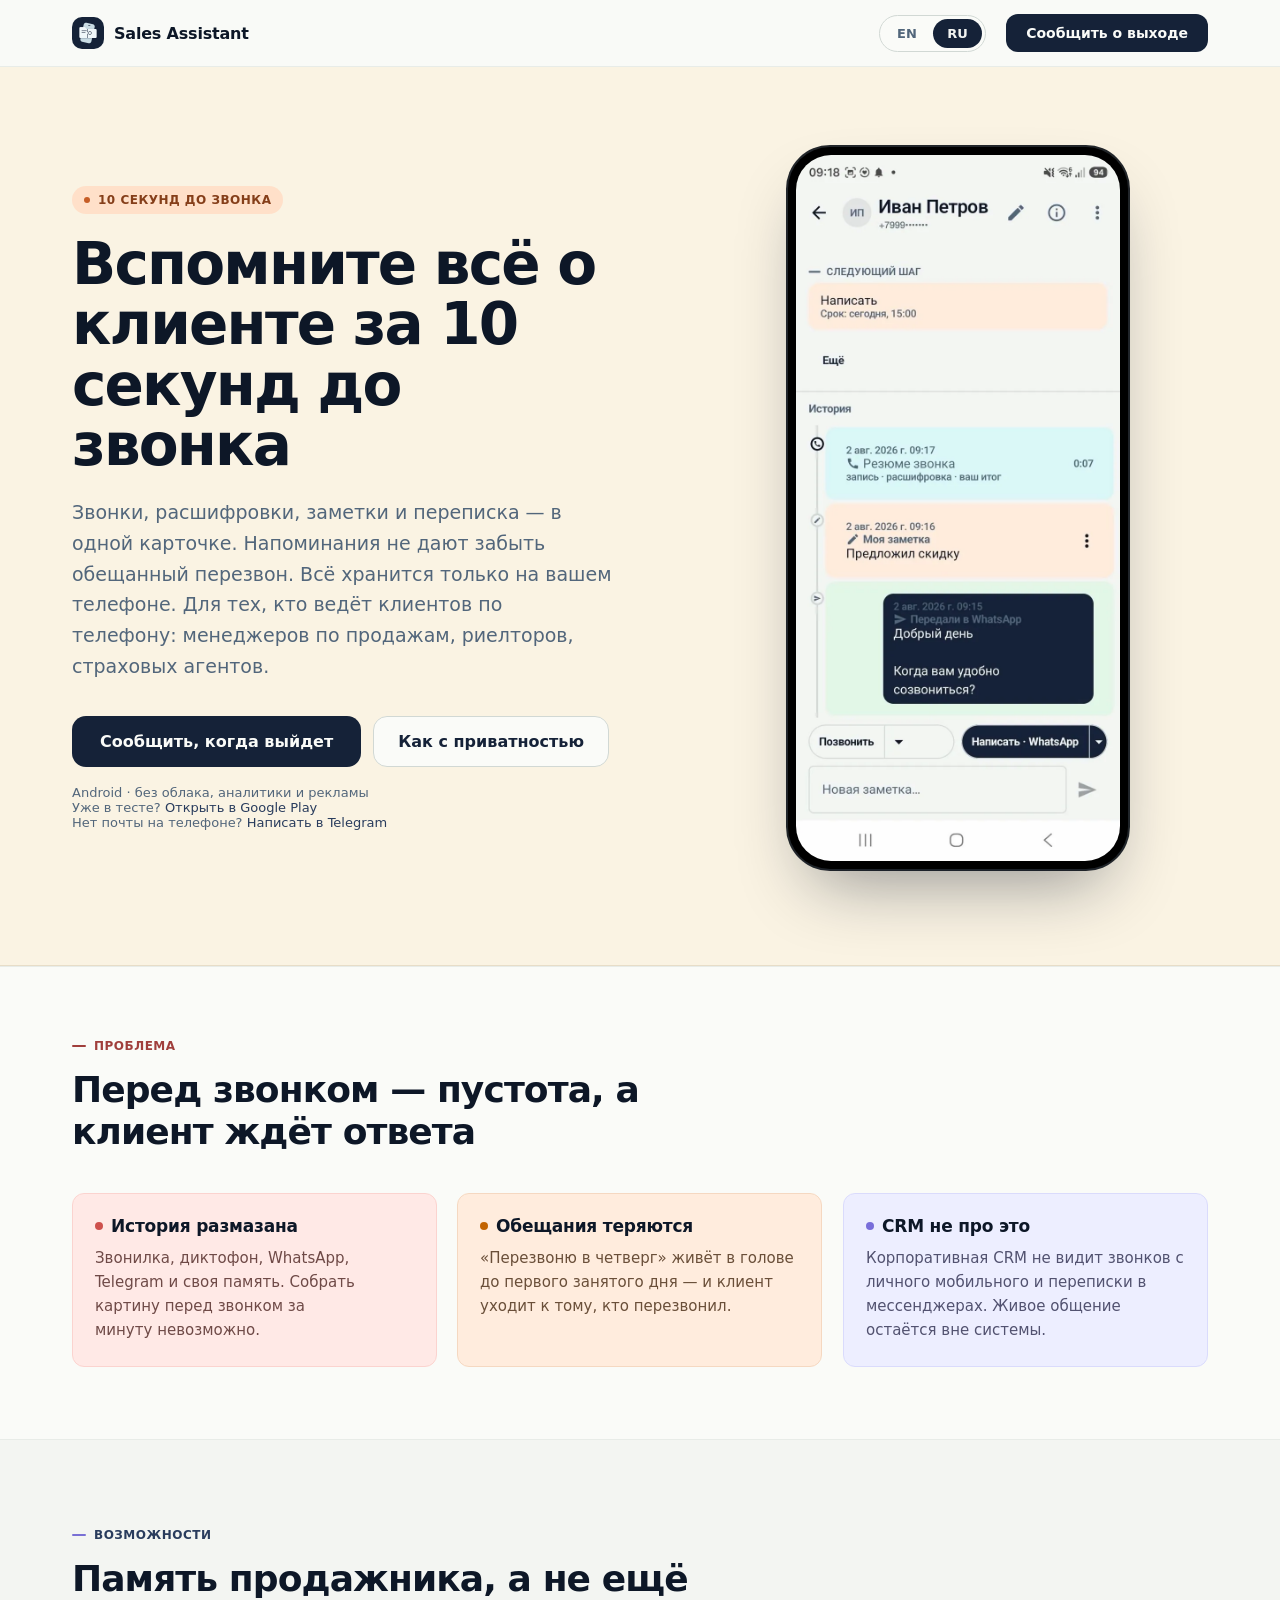
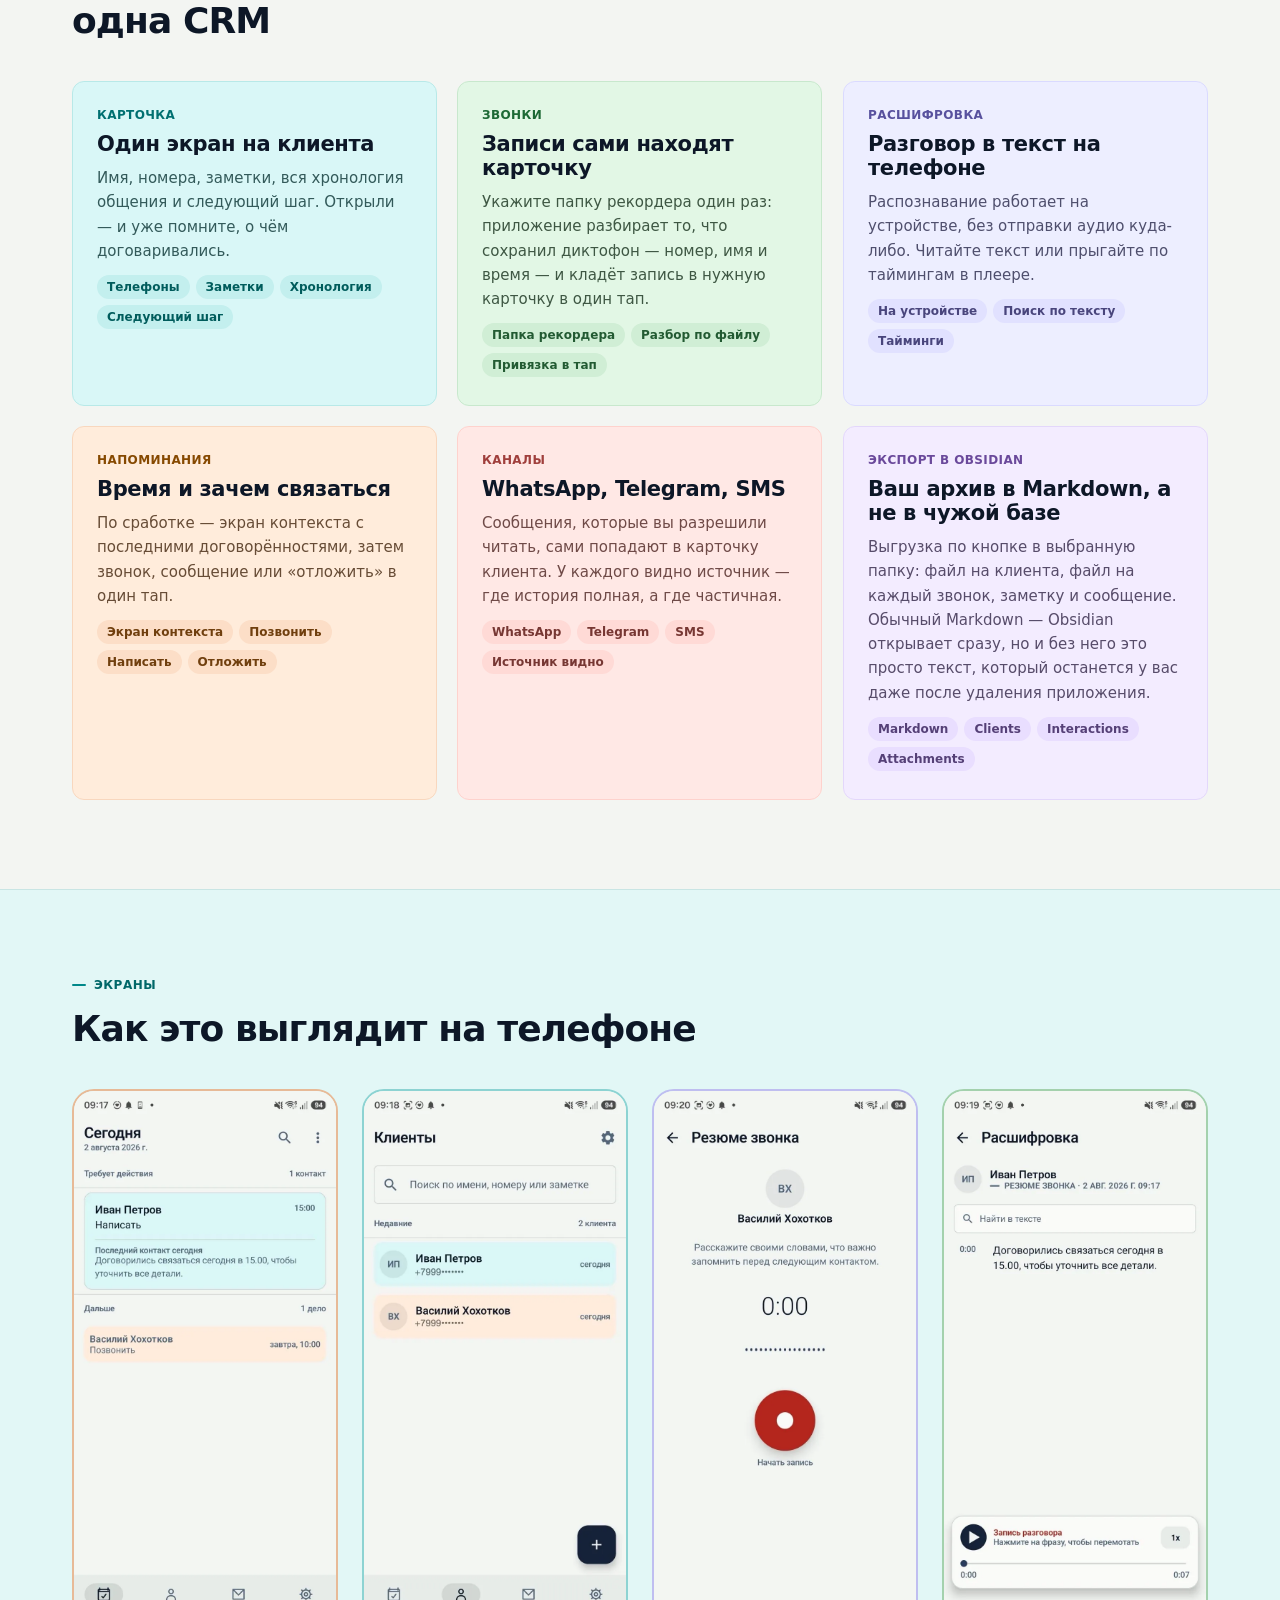
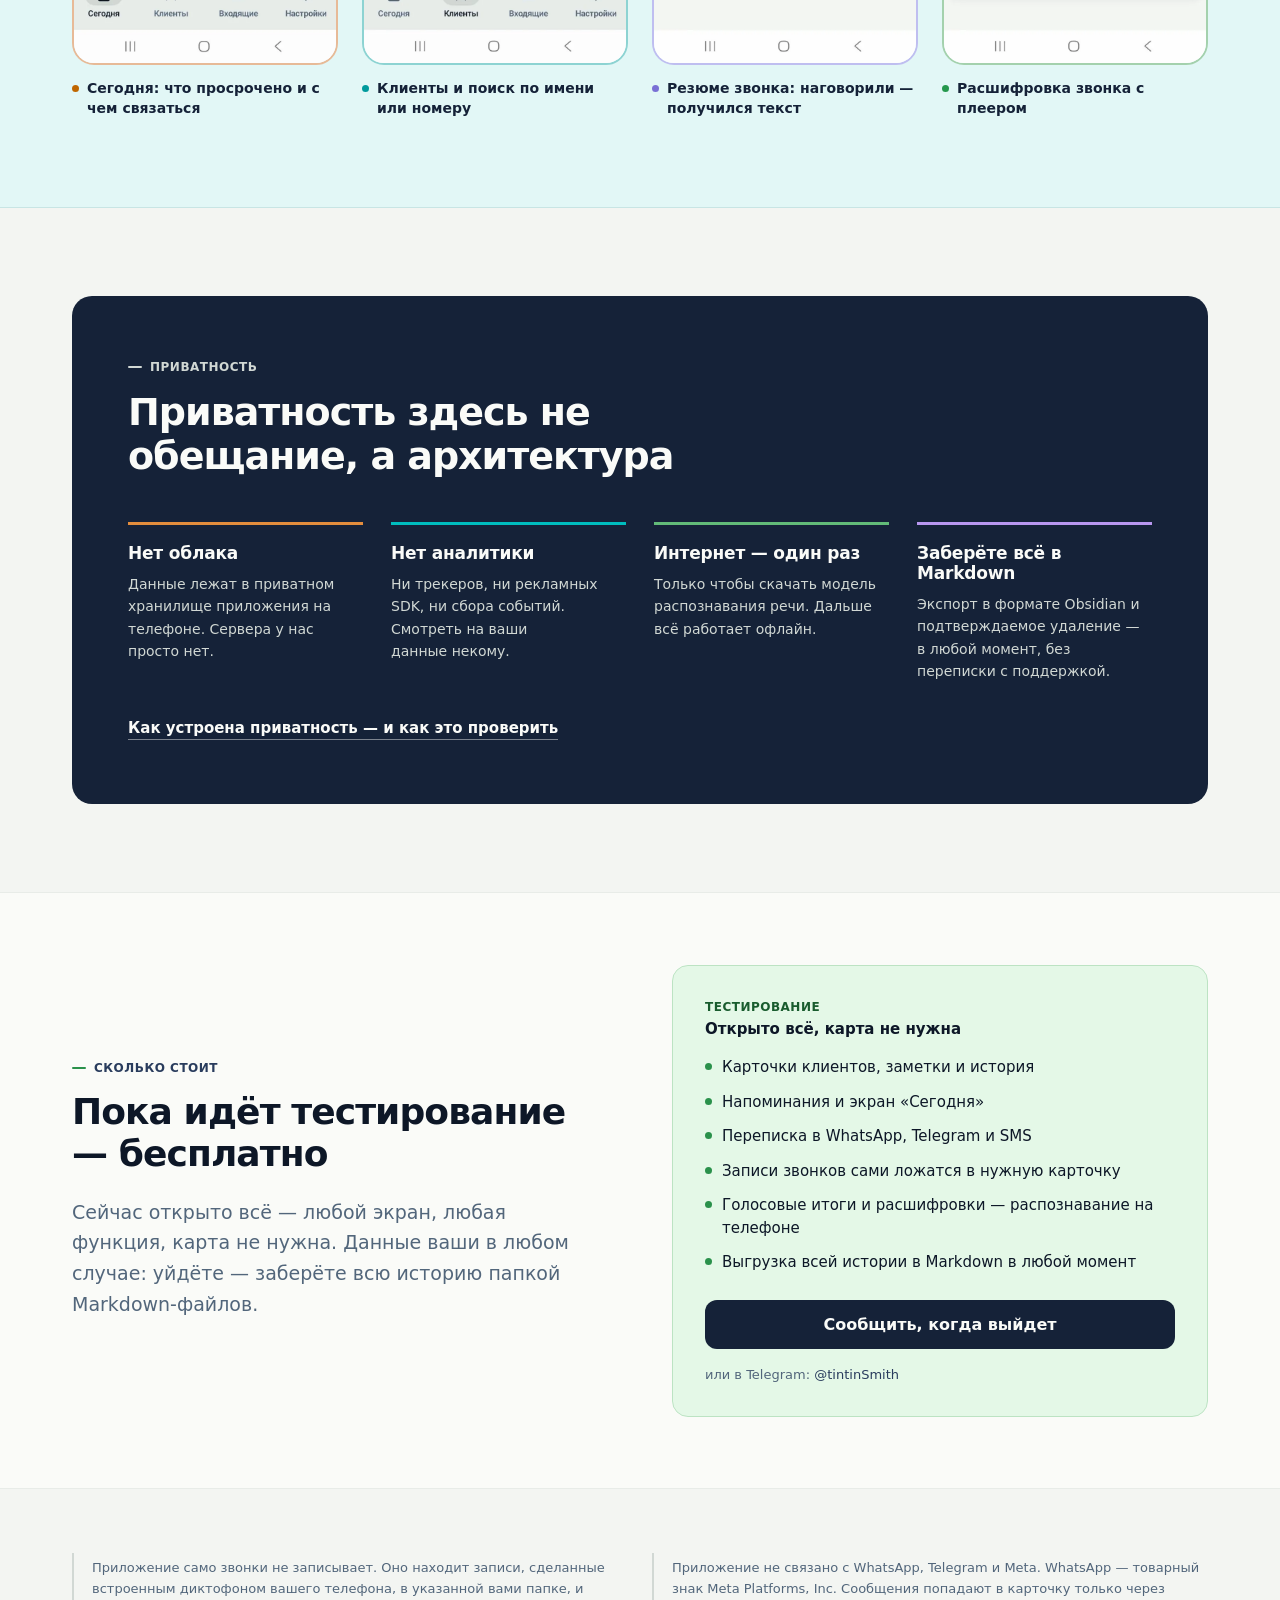
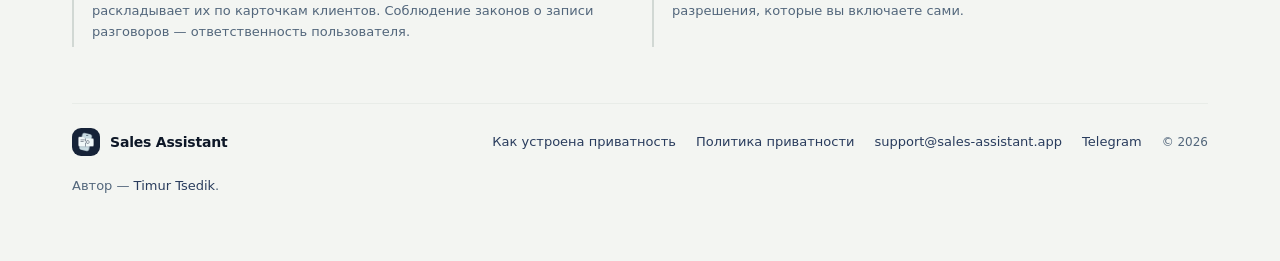
<file: ru/index.html>
<!doctype html>
<html lang="ru">
<head>
<meta charset="utf-8">
<meta name="viewport" content="width=device-width, initial-scale=1">
<title>Sales Assistant — CRM в телефоне для продажника</title>
<meta name="description" content="Офлайн-CRM для продажника и риелтора: звонки, расшифровки, заметки и переписка в одной карточке клиента. Работает без интернета — сервера у приложения нет.">
<link rel="canonical" href="https://sales-assistant.app/ru/">
<link rel="alternate" hreflang="en" href="https://sales-assistant.app/">
<link rel="alternate" hreflang="ru" href="https://sales-assistant.app/ru/">
<link rel="alternate" hreflang="x-default" href="https://sales-assistant.app/">
<link rel="icon" href="/img/icon-512.png" type="image/png">
<link rel="apple-touch-icon" href="/img/icon-512.png">
<meta property="og:type" content="website">
<meta property="og:url" content="https://sales-assistant.app/ru/">
<meta property="og:locale" content="ru">
<meta property="og:locale:alternate" content="en">
<meta property="og:title" content="Sales Assistant — CRM в телефоне для продажника">
<meta property="og:description" content="Звонки, расшифровки, заметки и переписка в одной карточке клиента. Всё хранится только на вашем телефоне — без облака, аналитики и рекламы.">
<meta property="og:image" content="https://sales-assistant.app/img/og-cover-ru.jpg">
<meta property="og:image:width" content="1200">
<meta property="og:image:height" content="630">
<meta property="og:image:alt" content="Sales Assistant: одна карточка клиента со звонками, расшифровками, заметками и перепиской">
<meta name="twitter:card" content="summary_large_image">
<meta name="theme-color" content="#F3F5F2">
<link rel="preload" as="image" href="/img/client-card-ru.webp" fetchpriority="high">
<link rel="stylesheet" href="/style.css">
<script type="application/ld+json">
{
  "@context": "https://schema.org",
  "@type": "MobileApplication",
  "name": "Sales Assistant",
  "url": "https://sales-assistant.app/ru/",
  "inLanguage": [
    "en",
    "ru"
  ],
  "operatingSystem": "Android",
  "applicationCategory": "BusinessApplication",
  "applicationSubCategory": "CRM",
  "description": "Звонки, расшифровки, заметки и переписка в одной карточке клиента. Напоминания не дают забыть обещанный перезвон. Всё хранится на телефоне: без облака, аналитики и рекламы.",
  "image": "https://sales-assistant.app/img/og-cover-ru.jpg",
  "screenshot": [
    "https://sales-assistant.app/img/client-card-ru.webp",
    "https://sales-assistant.app/img/today-ru.webp",
    "https://sales-assistant.app/img/clients-ru.webp",
    "https://sales-assistant.app/img/transcript-ru.webp",
    "https://sales-assistant.app/img/summary-ru.webp",
    "https://sales-assistant.app/img/export-ru.webp"
  ],
  "featureList": [
    "Одна карточка на клиента: телефоны, заметки, хронология и следующий шаг",
    "Записи встроенного диктофона сами раскладываются по карточкам клиентов",
    "Распознавание речи Whisper прямо на телефоне, аудио никуда не уходит",
    "Напоминания открываются вместе с последними договорённостями",
    "Сообщения WhatsApp, Telegram и SMS собираются в карточке клиента",
    "Выгрузка всей истории в обычный Markdown",
    "Работает без интернета: у приложения нет сервера, данные лежат в телефоне"
  ],
  "keywords": "офлайн CRM, CRM без интернета, CRM без сервера, CRM в телефоне, база клиентов, клиентская база, карточка клиента, расшифровка звонков, распознавание речи на устройстве, Whisper, записи разговоров, напоминания о звонке, экспорт в Markdown, Obsidian, CRM для риелтора, CRM для менеджера по продажам, CRM для страхового агента, Android",
  "audience": {
    "@type": "Audience",
    "audienceType": "Менеджеры по продажам, риелторы, страховые агенты и все, кто ведёт клиентов по телефону"
  },
  "privacyPolicy": "https://sales-assistant.app/privacy/?lang=ru",
  "offers": {
    "@type": "Offer",
    "price": "0",
    "priceCurrency": "USD",
    "description": "Пока идёт тестирование — бесплатно: открыты все возможности, карта не нужна."
  },
  "author": {
    "@type": "Person",
    "name": "Timur Tsedik",
    "url": "https://github.com/TimurTsedik",
    "sameAs": [
      "https://github.com/TimurTsedik",
      "https://www.linkedin.com/in/timur-tsedik-429b8b72/",
      "https://t.me/tintinSmith",
      "https://x.com/timtsedik"
    ]
  },
  "publisher": {
    "@type": "Person",
    "name": "Timur Tsedik",
    "url": "https://github.com/TimurTsedik"
  }
}
</script>
</head>
<body>

<header class="top">
  <div class="wrap">
    <div class="brand">
      <img src="/img/icon-512.png" alt="" width="32" height="32">
      <span>Sales Assistant</span>
    </div>
    <nav class="langs" aria-label="Язык">
      <a href="/" hreflang="en" lang="en">EN</a>
      <a href="/ru/" hreflang="ru" lang="ru" aria-current="true">RU</a>
    </nav>
    <a class="btn btn-sm" href="mailto:support@sales-assistant.app?subject=Sales%20Assistant%20%E2%80%94%20notify%20me%20at%20launch">Сообщить о выходе</a>
  </div>
</header>

<section class="hero">
  <div class="wrap">
    <div>
      <div class="pill r"><i></i><span>10 секунд до звонка</span></div>
      <h1 class="r">Вспомните всё о клиенте за 10 секунд до звонка</h1>
      <p class="lead r">Звонки, расшифровки, заметки и переписка — в одной карточке. Напоминания не дают забыть обещанный перезвон. Всё хранится только на вашем телефоне. Для тех, кто ведёт клиентов по телефону: менеджеров по продажам, риелторов, страховых агентов.</p>
      <div class="cta-row r">
        <a class="btn" href="mailto:support@sales-assistant.app?subject=Sales%20Assistant%20%E2%80%94%20notify%20me%20at%20launch">Сообщить, когда выйдет</a>
        <a class="btn btn-ghost" href="#privacy">Как с приватностью</a>
      </div>
      <p class="note r"><span>Android · без облака, аналитики и рекламы</span><br>
        <span>Уже в тесте?</span>
        <a href="https://play.google.com/store/apps/details?id=com.tsedik.salesassistant">Открыть в Google Play</a><br>
        <span>Нет почты на телефоне?</span>
        <a href="https://t.me/tintinSmith">Написать в Telegram</a></p>
    </div>
    <div>
      <div class="phone r hero-r">
        <video class="hero-vid" poster="/img/client-card-ru.webp" width="738" height="1600"
             muted loop playsinline preload="none" aria-label="Карточка клиента: о чём договорились, следующий шаг и история звонков и сообщений">
          <source src="/img/hero-ru.mp4" type="video/mp4">
          <img src="/img/client-card-ru.webp" alt="Карточка клиента: о чём договорились, следующий шаг и история звонков и сообщений" width="738" height="1600">
        </video>
      </div>
    </div>
  </div>
</section>

<section class="band">
  <div class="wrap section">
    <div class="eyebrow" style="color:oklch(.5 .13 25)"><i></i><span>Проблема</span></div>
    <h2 class="r">Перед звонком — пустота, а клиент ждёт ответа</h2>
    <div class="grid-3">
      <article class="card r" style="background:oklch(.955 .03 25);border:1px solid oklch(.9 .045 25)">
        <h3 style="color:oklch(.6 .16 25)"><i></i><span style="color:var(--ink)">История размазана</span></h3>
        <p style="color:oklch(.45 .05 25)">Звонилка, диктофон, WhatsApp, Telegram и своя память. Собрать картину перед звонком за минуту невозможно.</p>
      </article>
      <article class="card r" style="background:oklch(.955 .03 60);border:1px solid oklch(.9 .045 60)">
        <h3 style="color:oklch(.6 .16 60)"><i></i><span style="color:var(--ink)">Обещания теряются</span></h3>
        <p style="color:oklch(.45 .05 60)">«Перезвоню в четверг» живёт в голове до первого занятого дня — и клиент уходит к тому, кто перезвонил.</p>
      </article>
      <article class="card r" style="background:oklch(.955 .03 285);border:1px solid oklch(.9 .045 285)">
        <h3 style="color:oklch(.6 .16 285)"><i></i><span style="color:var(--ink)">CRM не про это</span></h3>
        <p style="color:oklch(.45 .05 285)">Корпоративная CRM не видит звонков с личного мобильного и переписки в мессенджерах. Живое общение остаётся вне системы.</p>
      </article>
    </div>
  </div>
</section>

<section class="wrap section">
  <div class="eyebrow"><i style="background:oklch(.6 .15 285)"></i><span>Возможности</span></div>
  <h2 class="r">Память продажника, а не ещё одна CRM</h2>
  <div class="grid-6">

    <article class="card feat r" style="background:oklch(.955 .032 195);border:1px solid oklch(.9 .05 195)">
      <div class="kicker" style="color:oklch(.48 .11 195)">Карточка</div>
      <h3>Один экран на клиента</h3>
      <p style="color:oklch(.44 .045 195)">Имя, номера, заметки, вся хронология общения и следующий шаг. Открыли — и уже помните, о чём договаривались.</p>
      <div class="chips" style="color:oklch(.42 .09 195)">
        <span style="background:oklch(.92 .045 195)">Телефоны</span>
        <span style="background:oklch(.92 .045 195)">Заметки</span>
        <span style="background:oklch(.92 .045 195)">Хронология</span>
        <span style="background:oklch(.92 .045 195)">Следующий шаг</span>
      </div>
    </article>

    <article class="card feat r" style="background:oklch(.955 .032 150);border:1px solid oklch(.9 .05 150)">
      <div class="kicker" style="color:oklch(.46 .11 150)">Звонки</div>
      <h3>Записи сами находят карточку</h3>
      <p style="color:oklch(.43 .045 150)">Укажите папку рекордера один раз: приложение разбирает то, что сохранил диктофон — номер, имя и время — и кладёт запись в нужную карточку в один тап.</p>
      <div class="chips" style="color:oklch(.42 .09 150)">
        <span style="background:oklch(.92 .045 150)">Папка рекордера</span>
        <span style="background:oklch(.92 .045 150)">Разбор по файлу</span>
        <span style="background:oklch(.92 .045 150)">Привязка в тап</span>
      </div>
    </article>

    <article class="card feat r" style="background:oklch(.955 .032 285);border:1px solid oklch(.9 .05 285)">
      <div class="kicker" style="color:oklch(.48 .12 285)">Расшифровка</div>
      <h3>Разговор в текст на телефоне</h3>
      <p style="color:oklch(.44 .05 285)">Распознавание работает на устройстве, без отправки аудио куда-либо. Читайте текст или прыгайте по таймингам в плеере.</p>
      <div class="chips" style="color:oklch(.42 .09 285)">
        <span style="background:oklch(.92 .045 285)">На устройстве</span>
        <span style="background:oklch(.92 .045 285)">Поиск по тексту</span>
        <span style="background:oklch(.92 .045 285)">Тайминги</span>
      </div>
    </article>

    <article class="card feat r" style="background:oklch(.955 .032 60);border:1px solid oklch(.9 .05 60)">
      <div class="kicker" style="color:oklch(.47 .11 60)">Напоминания</div>
      <h3>Время и зачем связаться</h3>
      <p style="color:oklch(.44 .05 60)">По сработке — экран контекста с последними договорённостями, затем звонок, сообщение или «отложить» в один тап.</p>
      <div class="chips" style="color:oklch(.42 .09 60)">
        <span style="background:oklch(.92 .045 60)">Экран контекста</span>
        <span style="background:oklch(.92 .045 60)">Позвонить</span>
        <span style="background:oklch(.92 .045 60)">Написать</span>
        <span style="background:oklch(.92 .045 60)">Отложить</span>
      </div>
    </article>

    <article class="card feat r" style="background:oklch(.955 .032 25);border:1px solid oklch(.9 .05 25)">
      <div class="kicker" style="color:oklch(.5 .13 25)">Каналы</div>
      <h3>WhatsApp, Telegram, SMS</h3>
      <p style="color:oklch(.45 .05 25)">Сообщения, которые вы разрешили читать, сами попадают в карточку клиента. У каждого видно источник — где история полная, а где частичная.</p>
      <div class="chips" style="color:oklch(.42 .09 25)">
        <span style="background:oklch(.92 .045 25)">WhatsApp</span>
        <span style="background:oklch(.92 .045 25)">Telegram</span>
        <span style="background:oklch(.92 .045 25)">SMS</span>
        <span style="background:oklch(.92 .045 25)">Источник видно</span>
      </div>
    </article>

    <article class="card feat r" style="background:oklch(.955 .032 300);border:1px solid oklch(.9 .05 300)">
      <div class="kicker" style="color:oklch(.48 .13 300)">Экспорт в Obsidian</div>
      <h3>Ваш архив в Markdown, а не в чужой базе</h3>
      <p style="color:oklch(.44 .05 300)">Выгрузка по кнопке в выбранную папку: файл на клиента, файл на каждый звонок, заметку и сообщение. Обычный Markdown — Obsidian открывает сразу, но и без него это просто текст, который останется у вас даже после удаления приложения.</p>
      <div class="chips" style="color:oklch(.42 .09 300)">
        <span style="background:oklch(.92 .045 300)">Markdown</span>
        <span style="background:oklch(.92 .045 300)">Clients</span>
        <span style="background:oklch(.92 .045 300)">Interactions</span>
        <span style="background:oklch(.92 .045 300)">Attachments</span>
      </div>
    </article>

  </div>
</section>

<section class="gallery">
  <div class="wrap section">
    <div class="eyebrow" style="color:oklch(.45 .11 195)"><i style="background:oklch(.55 .13 195)"></i><span>Экраны</span></div>
    <h2 class="r">Как это выглядит на телефоне</h2>
    <div class="shots">
      <figure class="shot r">
        <div class="frame" style="border:2px solid oklch(.82 .07 60)">
          <img src="/img/today-ru.webp" alt="Экран «Сегодня»: просроченные и ближайшие контакты" width="738" height="1600" loading="lazy">
        </div>
        <figcaption><i style="color:oklch(.6 .15 60)"></i><span>Сегодня: что просрочено и с чем связаться</span></figcaption>
      </figure>
      <figure class="shot r">
        <div class="frame" style="border:2px solid oklch(.82 .07 195)">
          <img src="/img/clients-ru.webp" alt="Список клиентов с поиском по имени или номеру" width="738" height="1600" loading="lazy">
        </div>
        <figcaption><i style="color:oklch(.6 .15 195)"></i><span>Клиенты и поиск по имени или номеру</span></figcaption>
      </figure>
      <figure class="shot r">
        <div class="frame" style="border:2px solid oklch(.82 .07 285)">
          <img src="/img/summary-ru.webp" alt="Резюме звонка: наговорили своими словами — приложение превратило в текст" width="738" height="1600" loading="lazy">
        </div>
        <figcaption><i style="color:oklch(.6 .15 285)"></i><span>Резюме звонка: наговорили — получился текст</span></figcaption>
      </figure>
      <figure class="shot r">
        <div class="frame" style="border:2px solid oklch(.82 .07 150)">
          <img src="/img/transcript-ru.webp" alt="Расшифровка звонка с плеером и поиском по тексту" width="738" height="1600" loading="lazy">
        </div>
        <figcaption><i style="color:oklch(.6 .15 150)"></i><span>Расшифровка звонка с плеером</span></figcaption>
      </figure>
    </div>
  </div>
</section>

<section class="wrap section" id="privacy">
  <div class="privacy">
    <div class="eyebrow"><i></i><span>Приватность</span></div>
    <h2 class="r">Приватность здесь не обещание, а архитектура</h2>
    <div class="cols">
      <div class="r" style="border-color:oklch(.72 .14 60)">
        <h3>Нет облака</h3>
        <p>Данные лежат в приватном хранилище приложения на телефоне. Сервера у нас просто нет.</p>
      </div>
      <div class="r" style="border-color:oklch(.72 .13 195)">
        <h3>Нет аналитики</h3>
        <p>Ни трекеров, ни рекламных SDK, ни сбора событий. Смотреть на ваши данные некому.</p>
      </div>
      <div class="r" style="border-color:oklch(.72 .13 150)">
        <h3>Интернет — один раз</h3>
        <p>Только чтобы скачать модель распознавания речи. Дальше всё работает офлайн.</p>
      </div>
      <div class="r" style="border-color:oklch(.74 .13 300)">
        <h3>Заберёте всё в Markdown</h3>
        <p>Экспорт в формате Obsidian и подтверждаемое удаление — в любой момент, без переписки с поддержкой.</p>
      </div>
    </div>
    <a class="more" href="/ru/how-privacy-works/">Как устроена приватность — и как это проверить</a>
  </div>
</section>

<section class="band">
  <div class="wrap section">
    <div class="price-grid">
      <div>
        <div class="eyebrow"><i style="background:oklch(.58 .14 150)"></i><span>Сколько стоит</span></div>
        <h2 class="r">Пока идёт тестирование — бесплатно</h2>
        <p class="lead">Сейчас открыто всё — любой экран, любая функция, карта не нужна. Данные ваши в любом случае: уйдёте — заберёте всю историю папкой Markdown-файлов.</p>
      </div>
      <div class="plan r">
        <div class="tier">Тестирование</div>
        <div class="free-line">Открыто всё, карта не нужна</div>
        <ul>
          <li><i></i><span>Карточки клиентов, заметки и история</span></li>
          <li><i></i><span>Напоминания и экран «Сегодня»</span></li>
          <li><i></i><span>Переписка в WhatsApp, Telegram и SMS</span></li>
          <li><i></i><span>Записи звонков сами ложатся в нужную карточку</span></li>
          <li><i></i><span>Голосовые итоги и расшифровки — распознавание на телефоне</span></li>
          <li><i></i><span>Выгрузка всей истории в Markdown в любой момент</span></li>
        </ul>
        <a class="btn" href="mailto:support@sales-assistant.app?subject=Sales%20Assistant%20%E2%80%94%20notify%20me%20at%20launch">Сообщить, когда выйдет</a>
        <p class="note"><span>или в Telegram:</span> <a href="https://t.me/tintinSmith">@tintinSmith</a></p>
      </div>
    </div>
  </div>
</section>

<div class="wrap">
  <div class="disc">
    <p>Приложение само звонки не записывает. Оно находит записи, сделанные встроенным диктофоном вашего телефона, в указанной вами папке, и раскладывает их по карточкам клиентов. Соблюдение законов о записи разговоров — ответственность пользователя.</p>
    <p>Приложение не связано с WhatsApp, Telegram и Meta. WhatsApp — товарный знак Meta Platforms, Inc. Сообщения попадают в карточку только через разрешения, которые вы включаете сами.</p>
  </div>
</div>

<footer>
  <div class="wrap">
    <div class="foot">
      <div class="brand">
        <img src="/img/icon-512.png" alt="" width="28" height="28">
        <span>Sales Assistant</span>
      </div>
      <nav>
        <a href="/ru/how-privacy-works/">Как устроена приватность</a>
        <a href="/privacy/?lang=ru">Политика приватности</a>
        <a href="mailto:support@sales-assistant.app">support@sales-assistant.app</a>
        <a href="https://t.me/tintinSmith" rel="me">Telegram</a>
      </nav>
      <div class="copy">© 2026</div>
    </div>
    <p class="by">Автор — <a href="https://github.com/TimurTsedik" rel="me">Timur Tsedik</a>.</p>
  </div>
</footer>

<script>
(function () {
  var revealed = document.querySelectorAll('.r');
  function showAll() {
    for (var i = 0; i < revealed.length; i++) revealed[i].classList.add('on');
  }

  // The class that hides the blocks and the timer that guarantees they come back are set
  // together on purpose: nothing on this page may stay invisible because a visitor never
  // scrolled, a viewport was short, or the observer never fired.
  document.documentElement.classList.add('js');

  // Ролик в шапке запускаем из скрипта, а не атрибутом autoplay: так браузер не
  // качает его тем, кто просил меньше движения или включил экономию трафика.
  // Им остаётся постер — тот же кадр, что был раньше картинкой.
  var vid = document.querySelector('.hero-vid');
  if (vid) {
    var save = (navigator.connection || {}).saveData === true;
    if (!window.matchMedia('(prefers-reduced-motion: reduce)').matches && !save) {
      vid.preload = 'auto';
      vid.play().catch(function () { /* браузер отказал в автозапуске — останется постер */ });
    }
  }
  setTimeout(showAll, 2500);

  if (window.matchMedia('(prefers-reduced-motion: reduce)').matches || !('IntersectionObserver' in window)) {
    showAll();
    return;
  }

  var io = new IntersectionObserver(function (entries) {
    entries.forEach(function (e) {
      if (!e.isIntersecting) return;
      var el = e.target;
      var index = el.parentElement ? Array.prototype.indexOf.call(el.parentElement.children, el) : 0;
      el.style.transitionDelay = Math.min(index, 5) * 70 + 'ms';
      el.classList.add('on');
      io.unobserve(el);
    });
  }, { rootMargin: '0px 0px -8% 0px', threshold: 0.08 });

  revealed.forEach(function (el) {
    if (el.getBoundingClientRect().top < window.innerHeight) { el.classList.add('on'); return; }
    io.observe(el);
  });
})();
</script>
</body>
</html>
</file>
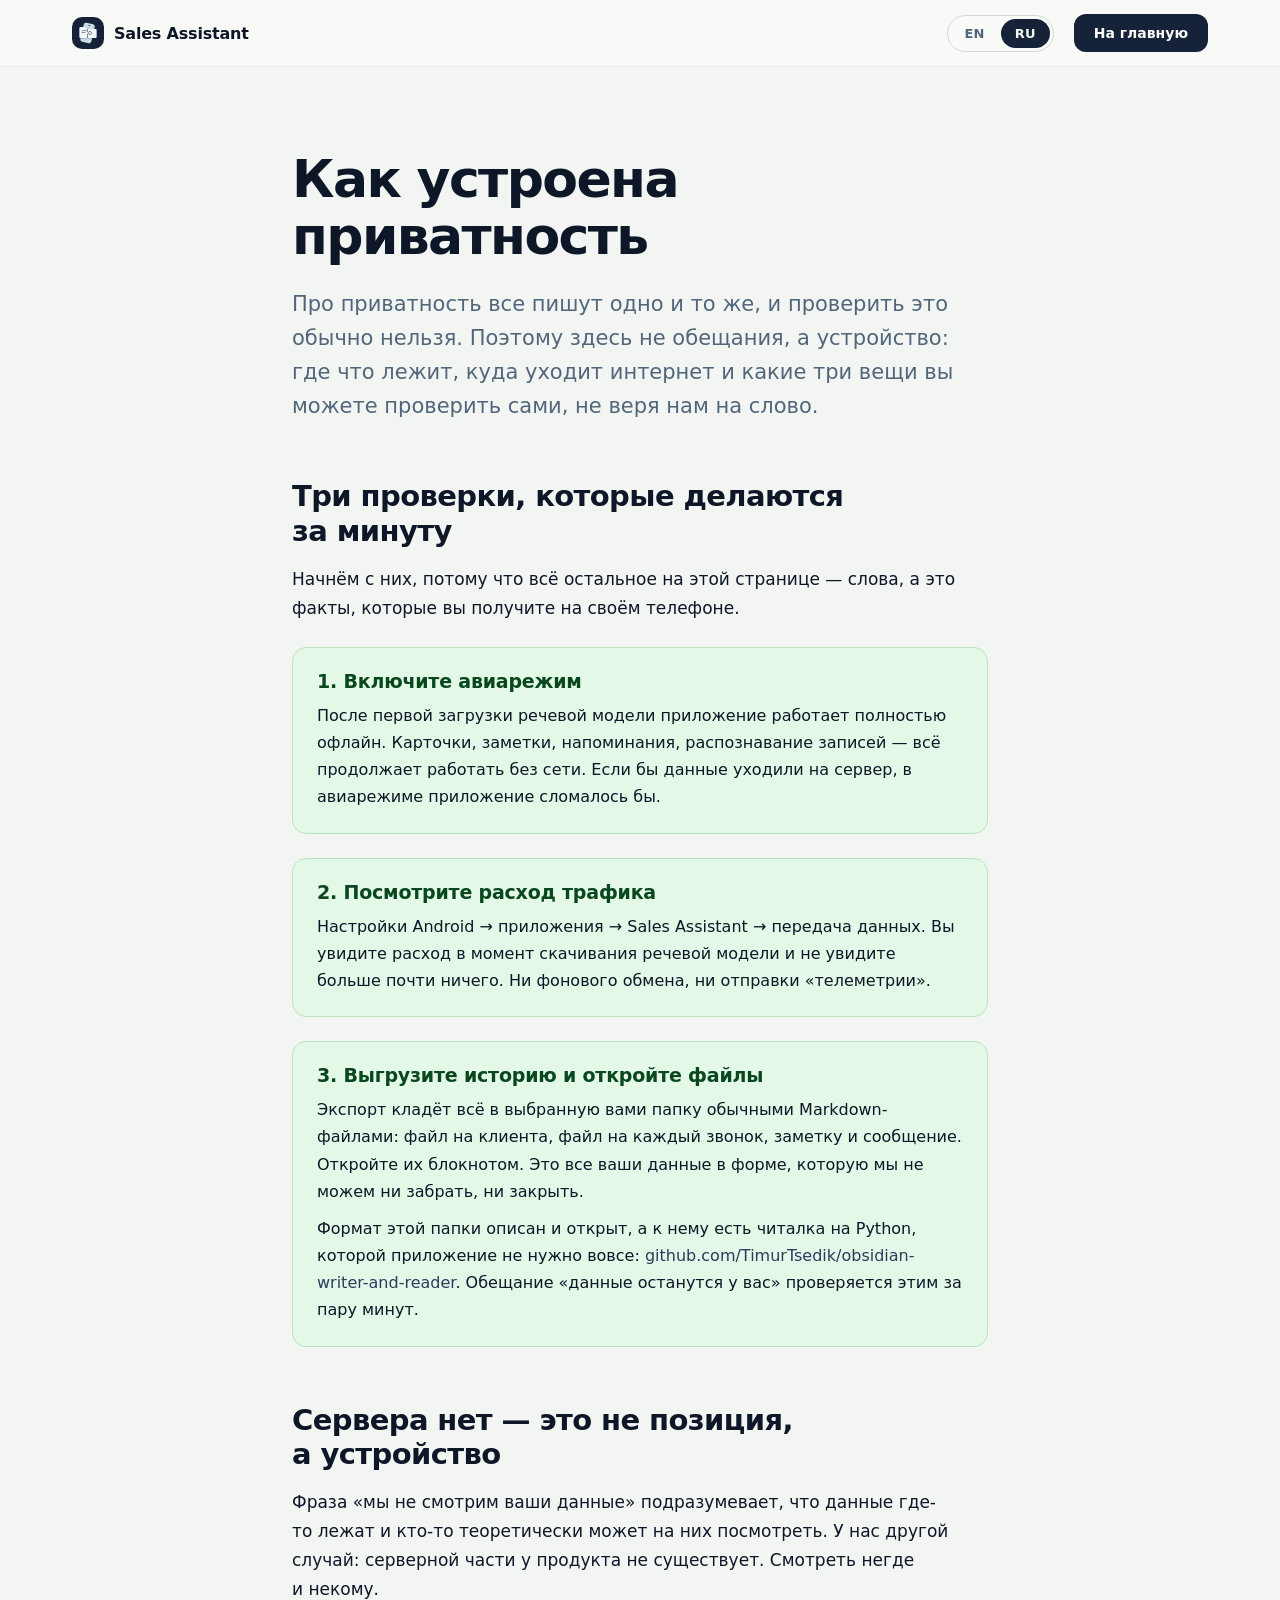
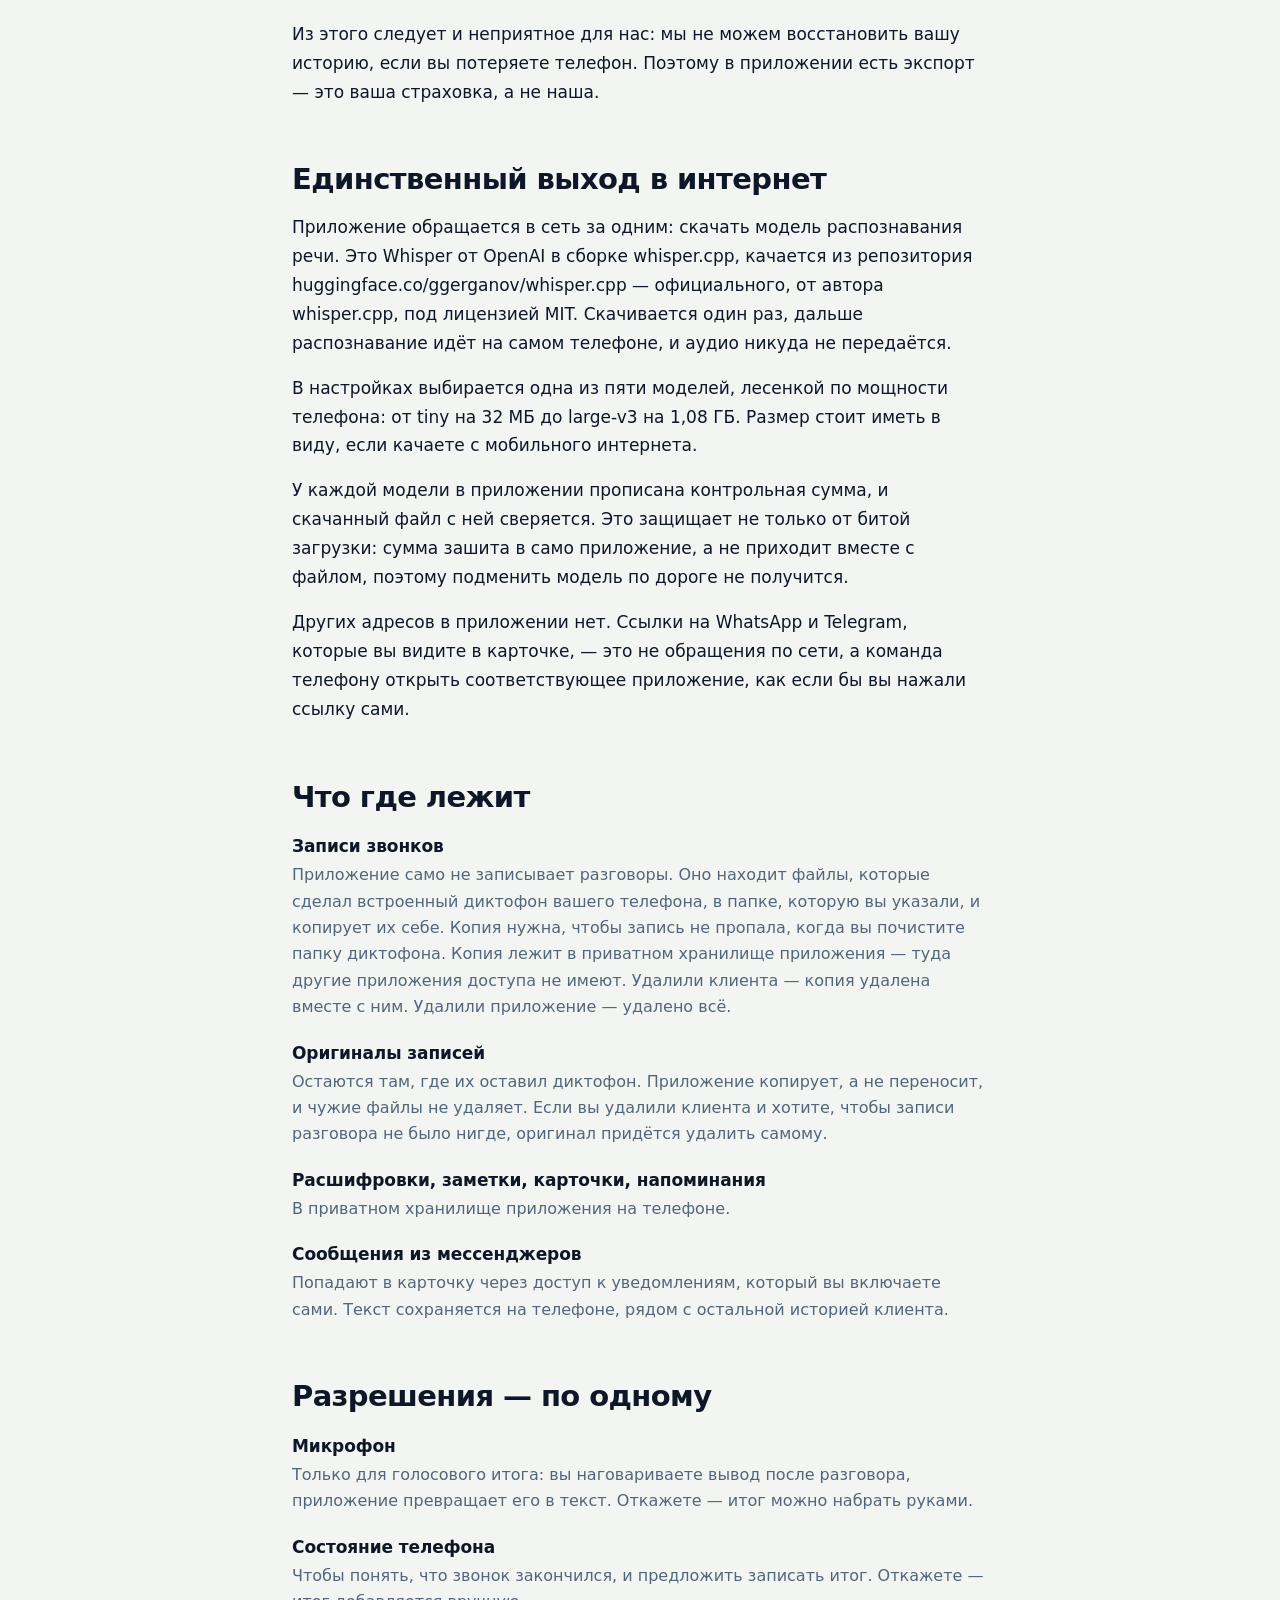
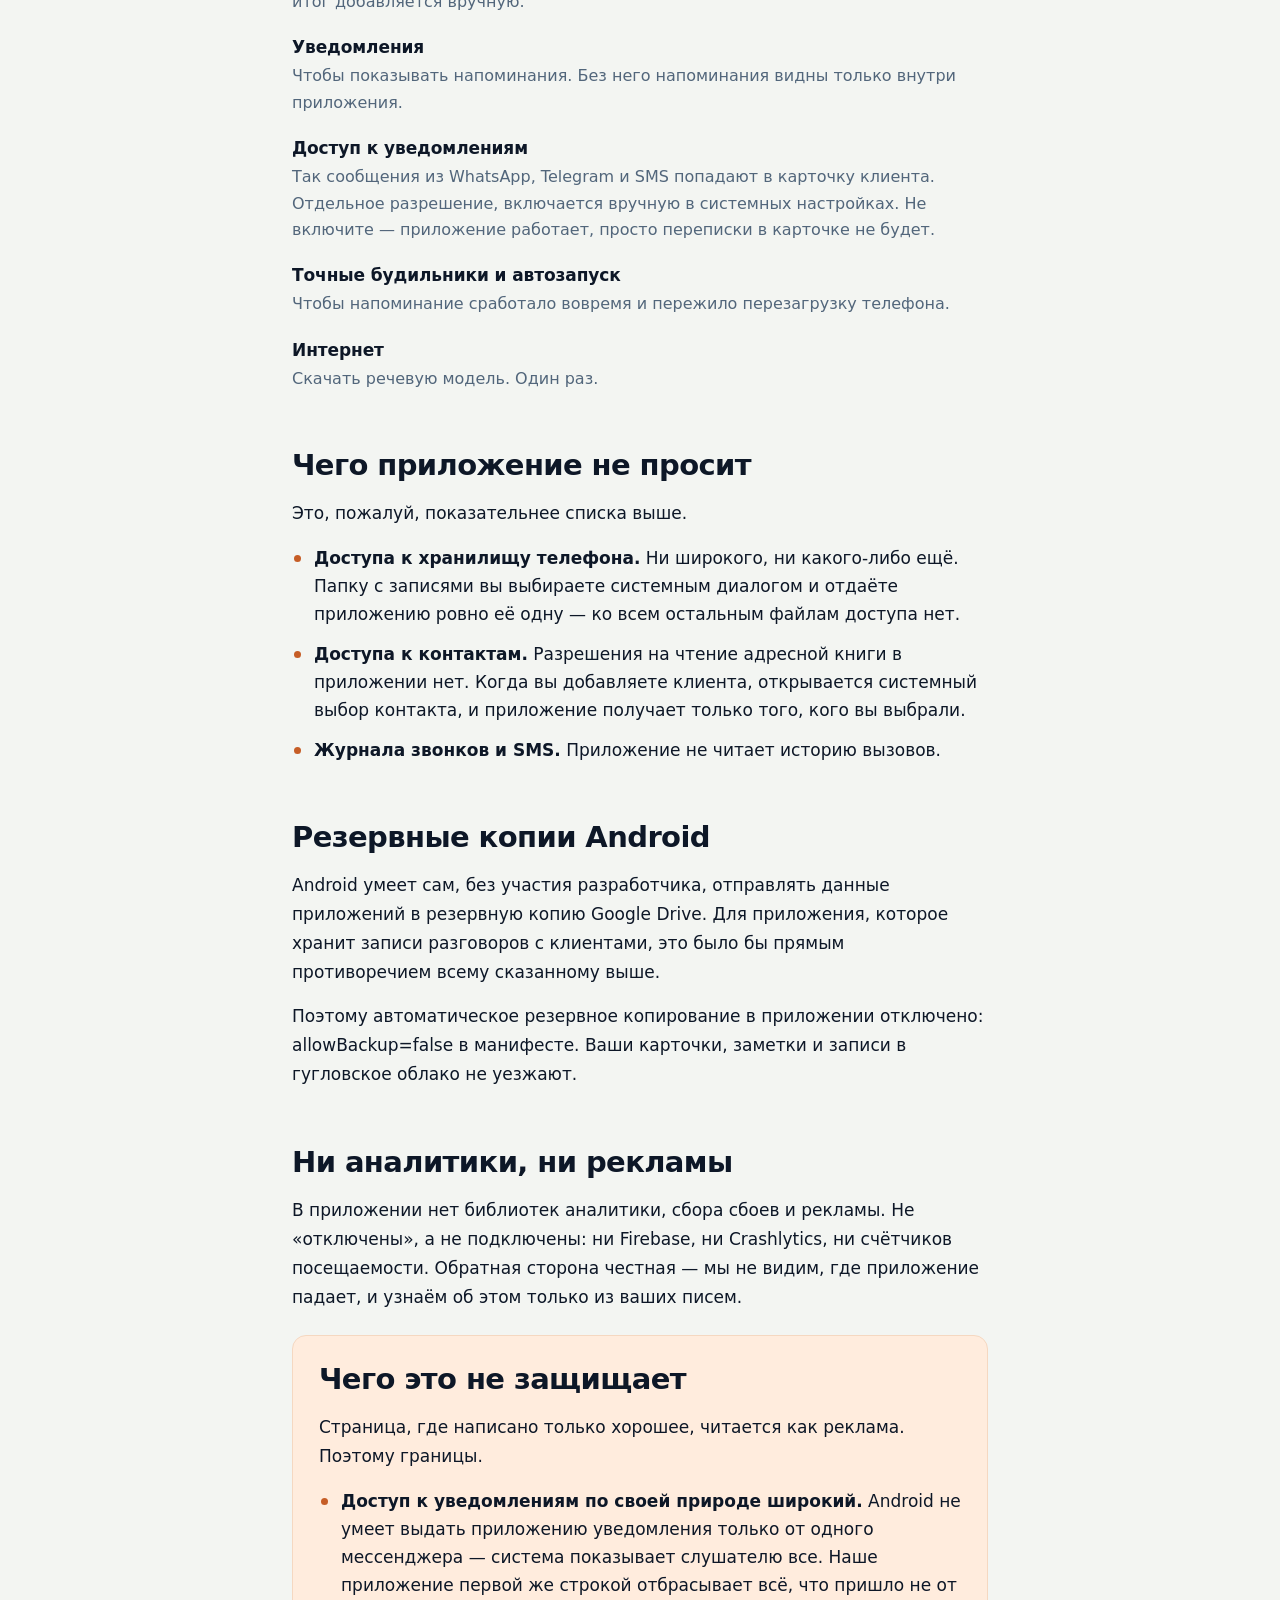
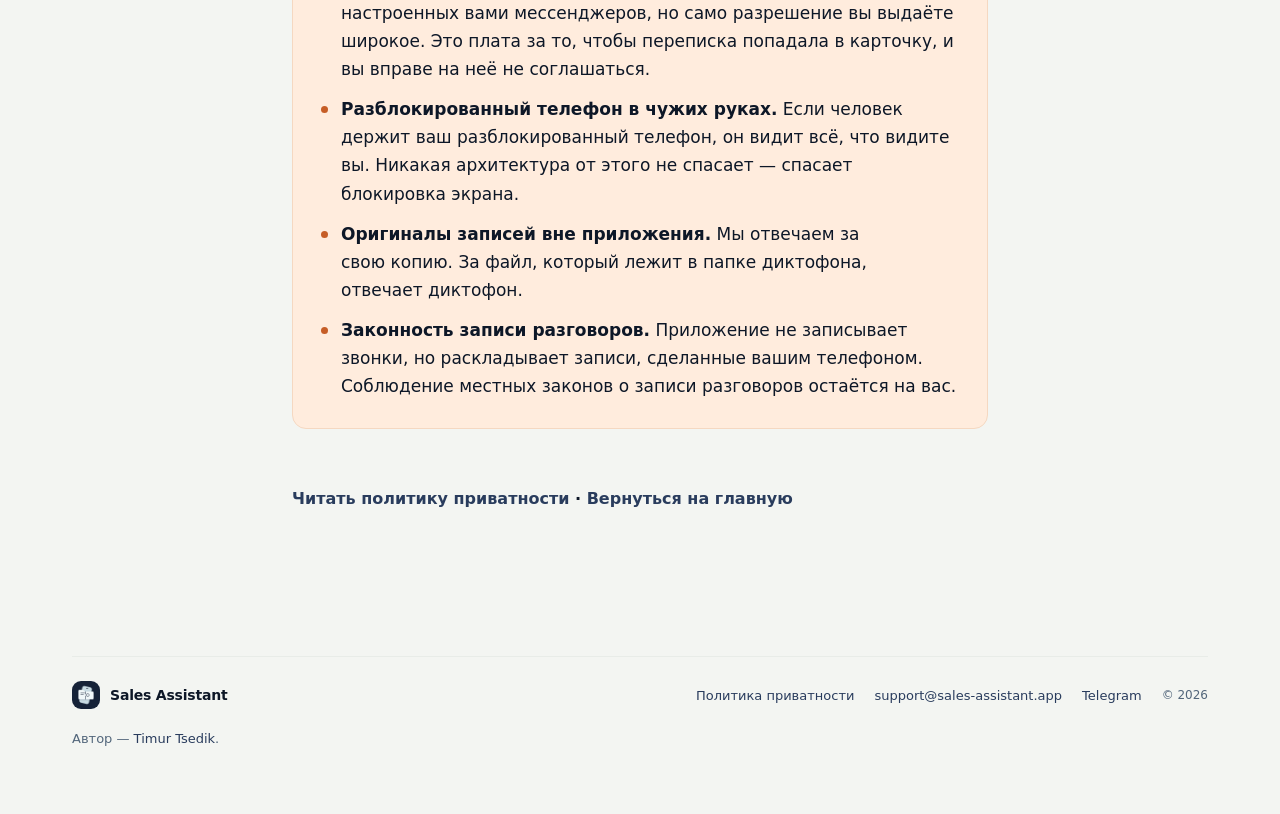
<file: ru/how-privacy-works/index.html>
<!doctype html>
<html lang="ru">
<head>
<meta charset="utf-8">
<meta name="viewport" content="width=device-width, initial-scale=1">
<title>Как устроена приватность в Sales Assistant</title>
<meta name="description" content="Почему у приложения нет сервера, куда единственный раз выходит интернет и какие три проверки вы можете сделать сами, не веря нам на слово.">
<link rel="canonical" href="https://sales-assistant.app/ru/how-privacy-works/">
<link rel="alternate" hreflang="en" href="https://sales-assistant.app/how-privacy-works/">
<link rel="alternate" hreflang="ru" href="https://sales-assistant.app/ru/how-privacy-works/">
<link rel="alternate" hreflang="x-default" href="https://sales-assistant.app/how-privacy-works/">
<link rel="icon" href="/img/icon-512.png" type="image/png">
<meta property="og:type" content="article">
<meta property="og:url" content="https://sales-assistant.app/ru/how-privacy-works/">
<meta property="og:locale" content="ru">
<meta property="og:title" content="Как устроена приватность в Sales Assistant">
<meta property="og:description" content="Не обещания, а проверяемые утверждения: включите авиарежим, посмотрите расход трафика, откройте выгруженные файлы.">
<meta property="og:image" content="https://sales-assistant.app/img/og-cover-ru.jpg">
<meta name="twitter:card" content="summary_large_image">
<meta name="theme-color" content="#F3F5F2">
<link rel="stylesheet" href="/style.css">
<script type="application/ld+json">
{
  "@context": "https://schema.org",
  "@type": "TechArticle",
  "headline": "Как устроена приватность в Sales Assistant",
  "description": "Почему у приложения нет сервера, куда единственный раз выходит интернет и какие три проверки пользователь может сделать сам.",
  "inLanguage": "ru",
  "url": "https://sales-assistant.app/ru/how-privacy-works/",
  "author": {
    "@type": "Person",
    "name": "Timur Tsedik",
    "url": "https://github.com/TimurTsedik",
    "sameAs": [
      "https://github.com/TimurTsedik",
      "https://www.linkedin.com/in/timur-tsedik-429b8b72/",
      "https://t.me/tintinSmith",
      "https://x.com/timtsedik"
    ]
  },
  "about": {
    "@type": "MobileApplication",
    "name": "Sales Assistant",
    "operatingSystem": "Android",
    "applicationCategory": "BusinessApplication",
    "url": "https://sales-assistant.app/ru/"
  }
}
</script>
</head>
<body>

<header class="top">
  <div class="wrap">
    <div class="brand">
      <img src="/img/icon-512.png" alt="" width="32" height="32">
      <span>Sales Assistant</span>
    </div>
    <nav class="langs" aria-label="Язык">
      <a href="/how-privacy-works/" hreflang="en" lang="en">EN</a>
      <a href="/ru/how-privacy-works/" hreflang="ru" lang="ru" aria-current="true">RU</a>
    </nav>
    <a class="btn btn-sm" href="/ru/">На главную</a>
  </div>
</header>

<main class="wrap doc">

  <h1>Как устроена приватность</h1>
  <p class="lede">Про приватность все пишут одно и то же, и проверить это обычно нельзя.
  Поэтому здесь не обещания, а устройство: где что лежит, куда уходит интернет и какие
  три вещи вы можете проверить сами, не веря нам на слово.</p>

  <h2>Три проверки, которые делаются за минуту</h2>
  <p>Начнём с них, потому что всё остальное на этой странице — слова, а это факты,
  которые вы получите на своём телефоне.</p>

  <div class="check">
    <h3>1. Включите авиарежим</h3>
    <p>После первой загрузки речевой модели приложение работает полностью офлайн.
    Карточки, заметки, напоминания, распознавание записей — всё продолжает работать
    без сети. Если бы данные уходили на сервер, в авиарежиме приложение сломалось бы.</p>
  </div>

  <div class="check">
    <h3>2. Посмотрите расход трафика</h3>
    <p>Настройки Android → приложения → Sales Assistant → передача данных. Вы увидите
    расход в момент скачивания речевой модели и не увидите больше почти ничего.
    Ни фонового обмена, ни отправки «телеметрии».</p>
  </div>

  <div class="check">
    <h3>3. Выгрузите историю и откройте файлы</h3>
    <p>Экспорт кладёт всё в выбранную вами папку обычными Markdown-файлами: файл на
    клиента, файл на каждый звонок, заметку и сообщение. Откройте их блокнотом.
    Это все ваши данные в форме, которую мы не можем ни забрать, ни закрыть.</p>
    <p>Формат этой папки описан и открыт, а к нему есть читалка на Python, которой
    приложение не нужно вовсе:
    <a href="https://github.com/TimurTsedik/obsidian-writer-and-reader">github.com/TimurTsedik/obsidian-writer-and-reader</a>.
    Обещание «данные останутся у вас» проверяется этим за пару минут.</p>
  </div>

  <h2>Сервера нет — это не позиция, а устройство</h2>
  <p>Фраза «мы не смотрим ваши данные» подразумевает, что данные где-то лежат и кто-то
  теоретически может на них посмотреть. У нас другой случай: серверной части у продукта
  не существует. Смотреть негде и некому.</p>
  <p>Из этого следует и неприятное для нас: мы не можем восстановить вашу историю, если
  вы потеряете телефон. Поэтому в приложении есть экспорт — это ваша страховка, а не наша.</p>

  <h2>Единственный выход в интернет</h2>
  <p>Приложение обращается в сеть за одним: скачать модель распознавания речи. Это
  Whisper от OpenAI в сборке whisper.cpp, качается из репозитория
  <span>huggingface.co/ggerganov/whisper.cpp</span> — официального, от автора whisper.cpp,
  под лицензией MIT. Скачивается один раз, дальше распознавание идёт на самом телефоне,
  и аудио никуда не передаётся.</p>
  <p>В настройках выбирается одна из пяти моделей, лесенкой по мощности телефона: от
  <span>tiny</span> на 32 МБ до <span>large-v3</span> на 1,08 ГБ. Размер стоит иметь
  в виду, если качаете с мобильного интернета.</p>
  <p>У каждой модели в приложении прописана контрольная сумма, и скачанный файл с ней
  сверяется. Это защищает не только от битой загрузки: сумма зашита в само приложение,
  а не приходит вместе с файлом, поэтому подменить модель по дороге не получится.</p>
  <p>Других адресов в приложении нет. Ссылки на WhatsApp и Telegram, которые вы видите
  в карточке, — это не обращения по сети, а команда телефону открыть соответствующее
  приложение, как если бы вы нажали ссылку сами.</p>

  <h2>Что где лежит</h2>

  <dl>
    <dt>Записи звонков</dt>
    <dd>Приложение само не записывает разговоры. Оно находит файлы, которые сделал
    встроенный диктофон вашего телефона, в папке, которую вы указали, и копирует их себе.
    Копия нужна, чтобы запись не пропала, когда вы почистите папку диктофона. Копия лежит
    в приватном хранилище приложения — туда другие приложения доступа не имеют. Удалили
    клиента — копия удалена вместе с ним. Удалили приложение — удалено всё.</dd>

    <dt>Оригиналы записей</dt>
    <dd>Остаются там, где их оставил диктофон. Приложение копирует, а не переносит, и
    чужие файлы не удаляет. Если вы удалили клиента и хотите, чтобы записи разговора
    не было нигде, оригинал придётся удалить самому.</dd>

    <dt>Расшифровки, заметки, карточки, напоминания</dt>
    <dd>В приватном хранилище приложения на телефоне.</dd>

    <dt>Сообщения из мессенджеров</dt>
    <dd>Попадают в карточку через доступ к уведомлениям, который вы включаете сами.
    Текст сохраняется на телефоне, рядом с остальной историей клиента.</dd>
  </dl>

  <h2>Разрешения — по одному</h2>
  <dl>
    <dt>Микрофон</dt>
    <dd>Только для голосового итога: вы наговариваете вывод после разговора, приложение
    превращает его в текст. Откажете — итог можно набрать руками.</dd>

    <dt>Состояние телефона</dt>
    <dd>Чтобы понять, что звонок закончился, и предложить записать итог. Откажете —
    итог добавляется вручную.</dd>

    <dt>Уведомления</dt>
    <dd>Чтобы показывать напоминания. Без него напоминания видны только внутри приложения.</dd>

    <dt>Доступ к уведомлениям</dt>
    <dd>Так сообщения из WhatsApp, Telegram и SMS попадают в карточку клиента.
    Отдельное разрешение, включается вручную в системных настройках. Не включите —
    приложение работает, просто переписки в карточке не будет.</dd>

    <dt>Точные будильники и автозапуск</dt>
    <dd>Чтобы напоминание сработало вовремя и пережило перезагрузку телефона.</dd>

    <dt>Интернет</dt>
    <dd>Скачать речевую модель. Один раз.</dd>
  </dl>

  <h2>Чего приложение не просит</h2>
  <p>Это, пожалуй, показательнее списка выше.</p>
  <ul>
    <li><strong>Доступа к хранилищу телефона.</strong> Ни широкого, ни какого-либо ещё.
    Папку с записями вы выбираете системным диалогом и отдаёте приложению ровно её одну —
    ко всем остальным файлам доступа нет.</li>
    <li><strong>Доступа к контактам.</strong> Разрешения на чтение адресной книги в
    приложении нет. Когда вы добавляете клиента, открывается системный выбор контакта,
    и приложение получает только того, кого вы выбрали.</li>
    <li><strong>Журнала звонков и SMS.</strong> Приложение не читает историю вызовов.</li>
  </ul>

  <h2>Резервные копии Android</h2>
  <p>Android умеет сам, без участия разработчика, отправлять данные приложений в
  резервную копию Google Drive. Для приложения, которое хранит записи разговоров с
  клиентами, это было бы прямым противоречием всему сказанному выше.</p>
  <p>Поэтому автоматическое резервное копирование в приложении отключено:
  <span>allowBackup=false</span> в манифесте. Ваши карточки, заметки и записи в
  гугловское облако не уезжают.</p>

  <h2>Ни аналитики, ни рекламы</h2>
  <p>В приложении нет библиотек аналитики, сбора сбоев и рекламы. Не «отключены»,
  а не подключены: ни Firebase, ни Crashlytics, ни счётчиков посещаемости. Обратная
  сторона честная — мы не видим, где приложение падает, и узнаём об этом только из ваших писем.</p>

  <div class="limits">
    <h2>Чего это не защищает</h2>
    <p>Страница, где написано только хорошее, читается как реклама. Поэтому границы.</p>
    <ul>
      <li><strong>Доступ к уведомлениям по своей природе широкий.</strong> Android не умеет
      выдать приложению уведомления только от одного мессенджера — система показывает
      слушателю все. Наше приложение первой же строкой отбрасывает всё, что пришло не от
      настроенных вами мессенджеров, но само разрешение вы выдаёте широкое. Это плата за
      то, чтобы переписка попадала в карточку, и вы вправе на неё не соглашаться.</li>
      <li><strong>Разблокированный телефон в чужих руках.</strong> Если человек держит
      ваш разблокированный телефон, он видит всё, что видите вы. Никакая архитектура
      от этого не спасает — спасает блокировка экрана.</li>
      <li><strong>Оригиналы записей вне приложения.</strong> Мы отвечаем за свою копию.
      За файл, который лежит в папке диктофона, отвечает диктофон.</li>
      <li><strong>Законность записи разговоров.</strong> Приложение не записывает звонки,
      но раскладывает записи, сделанные вашим телефоном. Соблюдение местных законов
      о записи разговоров остаётся на вас.</li>
    </ul>
  </div>

  <p class="back"><a href="/privacy/?lang=ru">Читать политику приватности</a> ·
  <a href="/ru/">Вернуться на главную</a></p>

</main>

<footer>
  <div class="wrap">
    <div class="foot">
      <div class="brand">
        <img src="/img/icon-512.png" alt="" width="28" height="28">
        <span>Sales Assistant</span>
      </div>
      <nav>
        <a href="/privacy/?lang=ru">Политика приватности</a>
        <a href="mailto:support@sales-assistant.app">support@sales-assistant.app</a>
        <a href="https://t.me/tintinSmith" rel="me">Telegram</a>
      </nav>
      <div class="copy">© 2026</div>
    </div>
    <p class="by">Автор — <a href="https://github.com/TimurTsedik" rel="me">Timur Tsedik</a>.</p>
  </div>
</footer>

</body>
</html>
</file>
<file: style.css>
*{box-sizing:border-box;margin:0;padding:0}
:root{
  --bg:#F3F5F2; --surface:#FAFBF8; --ink:#0D1727; --ink-2:#152238;
  --muted:#52667B; --line:#E8ECE8; --line-2:#D1D8D4;
  --pad:32px;
}
html{-webkit-text-size-adjust:100%}
body{
  background:var(--bg); color:var(--ink);
  font-family:Roboto,system-ui,-apple-system,"Segoe UI",Helvetica,Arial,sans-serif;
  -webkit-font-smoothing:antialiased;
}
a{color:#293C5D;text-decoration:none}
a:hover{color:var(--ink-2);text-decoration:underline}
img{display:block;max-width:100%}
.wrap{max-width:1200px;margin:0 auto;padding-left:var(--pad);padding-right:var(--pad)}

/* header */
.top{position:sticky;top:0;z-index:30;background:rgba(250,251,248,.9);backdrop-filter:blur(10px);border-bottom:1px solid var(--line)}
.top .wrap{display:flex;align-items:center;gap:20px;padding-top:14px;padding-bottom:14px}
.brand{display:flex;align-items:center;gap:10px;flex:1;min-width:0}
.brand img{width:32px;height:32px;border-radius:10px}
.brand span{font-size:16px;font-weight:600;letter-spacing:-.2px}
.langs{display:flex;background:var(--surface);border:1px solid var(--line-2);border-radius:20px;padding:3px;gap:2px}
.langs a{font:inherit;font-size:13px;font-weight:600;letter-spacing:.2px;padding:7px 14px;border-radius:16px;background:transparent;color:var(--muted);transition:background .2s,color .2s}
.langs a:hover{color:var(--ink-2);text-decoration:none}
.langs a[aria-current]{background:var(--ink-2);color:var(--bg)}
.langs a[aria-current]:hover{color:var(--bg)}

.btn{display:inline-block;background:var(--ink-2);color:#FAFBF8;font-size:16px;font-weight:600;padding:16px 28px;border-radius:14px;transition:transform .2s,background .2s;text-align:center}
.btn:hover{background:var(--ink);color:#FAFBF8;text-decoration:none;transform:translateY(-2px)}
.btn-sm{font-size:14px;padding:11px 20px;border-radius:12px;white-space:nowrap}
.btn-sm:hover{transform:none}
.btn-ghost{background:var(--surface);border:1px solid var(--line-2);color:var(--ink-2);padding:15px 24px}
.btn-ghost:hover{background:var(--surface);color:var(--ink-2);border-color:var(--muted)}

/* section furniture */
.eyebrow{display:flex;align-items:center;gap:8px;font-size:12px;font-weight:700;letter-spacing:.5px;text-transform:uppercase;color:#293C5D}
.eyebrow i{width:14px;height:2px;border-radius:2px;background:currentColor;flex:0 0 auto;display:block}
h2{margin-top:16px;font-size:36px;line-height:1.16;font-weight:600;letter-spacing:-.9px;max-width:660px;text-wrap:pretty}
.section{padding-top:88px;padding-bottom:88px}
.band{background:var(--surface);border-top:1px solid var(--line);border-bottom:1px solid var(--line)}
.band .section{padding-top:72px;padding-bottom:72px}

/* hero */
.hero{background:oklch(.965 .022 85);border-bottom:1px solid oklch(.9 .03 85)}
.hero .wrap{padding-top:80px;padding-bottom:96px;display:grid;grid-template-columns:minmax(0,1.06fr) minmax(0,.94fr);gap:72px;align-items:center}
.pill{display:inline-flex;align-items:center;gap:8px;font-size:12px;font-weight:700;letter-spacing:.5px;text-transform:uppercase;color:oklch(.45 .11 45);background:oklch(.93 .05 55);padding:7px 12px;border-radius:999px}
.pill i{width:6px;height:6px;border-radius:50%;background:oklch(.6 .15 45);display:block;animation:pulse 2.6s ease-in-out infinite}
@keyframes pulse{0%,100%{opacity:1;transform:scale(1)}50%{opacity:.4;transform:scale(.82)}}
h1{margin-top:20px;font-size:58px;line-height:1.04;font-weight:600;letter-spacing:-1.8px;text-wrap:pretty}
.lead{margin-top:22px;font-size:19px;line-height:1.62;color:var(--muted);max-width:540px;text-wrap:pretty}
.cta-row{margin-top:34px;display:flex;flex-wrap:wrap;gap:12px;align-items:center}
.note{margin-top:18px;font-size:13px;font-weight:500;color:var(--muted)}
.phone{width:min(340px,100%);aspect-ratio:340/722;background:#000;border-radius:42px;padding:8px;box-shadow:0 34px 70px -24px rgba(13,23,39,.45),0 0 0 2px #23272b;margin:0 auto}
.phone img,.phone video{width:100%;height:100%;object-fit:cover;border-radius:35px;background:var(--line);display:block}

/* cards */
.grid-3{margin-top:40px;display:grid;grid-template-columns:repeat(3,1fr);gap:20px}
.grid-6{margin-top:40px;display:grid;grid-template-columns:repeat(3,1fr);gap:20px}
.card{border-radius:12px;padding:22px 22px 24px;transition:transform .3s cubic-bezier(.16,1,.3,1),box-shadow .3s}
.card:hover{transform:translateY(-4px);box-shadow:0 16px 34px -18px rgba(13,23,39,.32)}
.card h3{display:flex;align-items:center;gap:8px;font-size:17px;font-weight:600;letter-spacing:-.2px}
.card h3 i{width:8px;height:8px;border-radius:50%;background:currentColor;flex:0 0 auto;display:block}
.card p{margin-top:10px;font-size:15px;line-height:1.6;text-wrap:pretty}
.feat{padding:26px 24px 28px;display:flex;flex-direction:column;gap:10px}
.feat .kicker{font-size:12px;font-weight:700;letter-spacing:.4px;text-transform:uppercase}
.feat h3{font-size:21px;font-weight:600;letter-spacing:-.35px;color:var(--ink);display:block}
.feat p{margin:0;font-size:15px;line-height:1.62}
.chips{margin-top:2px;display:flex;flex-wrap:wrap;gap:6px}
.chips span{font-size:12px;font-weight:600;border-radius:999px;padding:5px 10px}

/* gallery */
.gallery{background:oklch(.96 .022 195);border-top:1px solid oklch(.9 .03 195);border-bottom:1px solid oklch(.9 .03 195)}
.shots{margin-top:40px;display:grid;grid-template-columns:repeat(4,1fr);gap:24px}
.shot{display:flex;flex-direction:column;gap:14px}
.shot .frame{aspect-ratio:1080/2340;border-radius:22px;overflow:hidden;background:var(--line)}
.shot img{width:100%;height:100%;object-fit:cover;transition:transform .5s cubic-bezier(.16,1,.3,1)}
.shot:hover img{transform:scale(1.03)}
.shot figcaption{display:flex;align-items:flex-start;gap:8px;font-size:14px;font-weight:600;color:var(--ink-2);line-height:1.4}
.shot figcaption i{width:7px;height:7px;border-radius:50%;background:currentColor;flex:0 0 auto;margin-top:6px;display:block}

/* privacy block */
.privacy{background:var(--ink-2);border-radius:20px;padding:64px 56px}
.privacy .eyebrow{color:var(--line-2)}
.privacy h2{color:#FAFBF8;font-size:38px;letter-spacing:-1px;max-width:700px}
.privacy .cols{margin-top:44px;display:grid;grid-template-columns:repeat(4,1fr);gap:28px}
.privacy .cols div{display:flex;flex-direction:column;gap:10px;padding-top:18px;border-top:3px solid}
.privacy h3{font-size:17px;font-weight:600;letter-spacing:-.2px;color:#FAFBF8}
.privacy p{font-size:14px;line-height:1.6;color:var(--line-2);text-wrap:pretty}
.privacy .more{margin-top:36px;display:inline-block;font-size:15px;font-weight:600;color:#FAFBF8;border-bottom:1px solid rgba(250,251,248,.45);padding-bottom:2px}
.privacy .more:hover{color:#fff;text-decoration:none;border-color:#fff}

/* pricing */
.price-grid{display:grid;grid-template-columns:1fr 1fr;gap:64px;align-items:center}
.plan{background:oklch(.96 .03 150);border:1px solid oklch(.88 .06 150);border-radius:16px;padding:34px 32px}
.plan .tier{font-size:12px;font-weight:700;letter-spacing:.5px;text-transform:uppercase;color:oklch(.42 .1 150)}
.plan .amount{display:flex;align-items:baseline;gap:8px;margin-top:6px}
.plan .amount b{font-size:44px;font-weight:600;letter-spacing:-1.4px}
.plan .amount span{font-size:15px;font-weight:600;color:var(--muted)}
.plan ul{margin-top:18px;list-style:none;display:flex;flex-direction:column;gap:12px}
.plan li{display:flex;align-items:flex-start;gap:10px;font-size:15px;line-height:1.5}
.plan li i{width:7px;height:7px;border-radius:50%;background:oklch(.58 .14 150);margin-top:7px;flex:0 0 auto;display:block}
.plan hr{border:0;border-top:1px solid oklch(.88 .06 150);margin:26px 0}
.plan .btn{margin-top:26px;display:block;font-size:16px;padding:15px 24px;border-radius:12px}
.plan .fine{margin-top:12px;font-size:12px;line-height:1.55;color:var(--muted);text-align:center}
.plan .free-line{margin-top:6px;font-size:15px;font-weight:600}

/* disclaimers + footer */
.disc{display:grid;grid-template-columns:repeat(2,1fr);gap:24px;padding-top:64px}
.disc p{border-left:2px solid var(--line-2);padding:4px 0 4px 18px;font-size:13px;line-height:1.65;color:var(--muted);text-wrap:pretty}
footer .wrap{padding-top:56px;padding-bottom:64px}
.foot{border-top:1px solid var(--line);padding-top:24px;display:flex;flex-wrap:wrap;gap:20px;align-items:center}
.foot .brand{flex:1;min-width:200px}
.foot .brand img{width:28px;height:28px;border-radius:9px}
.foot .brand span{font-size:14px}
.foot nav{display:flex;flex-wrap:wrap;gap:20px;font-size:13px;font-weight:500;color:var(--muted)}
.foot .copy{font-size:12px;color:var(--muted)}
.by{margin-top:20px;font-size:13px;line-height:1.6;color:var(--muted)}

/* reveal on scroll (only when JS is on) */
.js .r{opacity:0;transform:translateY(16px);will-change:opacity,transform}
.js .r.hero-r{transform:translateY(26px) scale(.985)}
.js .r.on{opacity:1;transform:none;transition:opacity .62s cubic-bezier(.16,1,.3,1),transform .62s cubic-bezier(.16,1,.3,1)}

@media (max-width:1000px){
  :root{--pad:24px}
  .hero .wrap{grid-template-columns:minmax(0,1fr);gap:48px;padding-top:56px;padding-bottom:64px}
  .lead{max-width:none}
  h1{font-size:44px;letter-spacing:-1.2px}
  h2{font-size:30px;letter-spacing:-.6px}
  .grid-3,.grid-6{grid-template-columns:repeat(2,1fr)}
  .shots{grid-template-columns:repeat(2,1fr);gap:20px}
  .privacy{padding:44px 32px}
  .privacy h2{font-size:30px}
  .privacy .cols{grid-template-columns:repeat(2,1fr);gap:24px}
  .price-grid{grid-template-columns:1fr;gap:32px}
  .section{padding-top:64px;padding-bottom:64px}
}
@media (max-width:640px){
  :root{--pad:18px}
  .top .wrap{gap:12px}
  .brand span{font-size:15px}
  .btn-sm{font-size:13px;padding:10px 14px}
  h1{font-size:34px;letter-spacing:-.8px;margin-top:16px}
  .lead{font-size:17px;margin-top:18px}
  .cta-row .btn{width:100%}
  h2{font-size:26px}
  .grid-3,.grid-6{grid-template-columns:1fr}
  .privacy{padding:34px 22px;border-radius:16px}
  .privacy h2{font-size:26px}
  .privacy .cols{grid-template-columns:1fr;gap:20px}
  .disc{grid-template-columns:1fr;padding-top:44px}
  .plan{padding:26px 22px}
  .section{padding-top:48px;padding-bottom:48px}
  .band .section{padding-top:48px;padding-bottom:48px}
}
@media (prefers-reduced-motion:reduce){
  *{animation:none!important;transition:none!important}
  .js .r{opacity:1;transform:none}
}

/* страница-объяснение: узкая колонка текста */
.doc{max-width:760px;margin:0 auto;padding-top:64px;padding-bottom:88px}
.doc h1{font-size:52px;line-height:1.1;letter-spacing:-1.6px;font-weight:600;text-wrap:pretty}
.doc .lede{margin-top:22px;font-size:21px;line-height:1.62;color:var(--muted);text-wrap:pretty}
.doc h2{margin-top:56px;font-size:29px;line-height:1.2;letter-spacing:-.6px;max-width:none}
.doc h3{margin-top:30px;font-size:19px;font-weight:600;letter-spacing:-.2px}
.doc p{margin-top:16px;font-size:17px;line-height:1.7;text-wrap:pretty}
.doc ul{margin-top:16px;padding-left:0;list-style:none;display:flex;flex-direction:column;gap:12px}
.doc li{position:relative;padding-left:22px;font-size:17px;line-height:1.65;text-wrap:pretty}
.doc li::before{content:"";position:absolute;left:2px;top:11px;width:7px;height:7px;
  border-radius:50%;background:oklch(.6 .15 45)}
.doc .check{margin-top:24px;background:oklch(.96 .03 150);border:1px solid oklch(.88 .06 150);
  border-radius:14px;padding:22px 24px}
.doc .check h3{margin-top:0;color:oklch(.35 .09 150)}
.doc .check p{margin-top:10px;font-size:16px}
.doc .limits{background:oklch(.955 .03 60);border:1px solid oklch(.9 .045 60);
  border-radius:14px;padding:26px 26px 28px;margin-top:24px}
.doc .limits h2{margin-top:0}
.doc dl{margin-top:20px}
.doc dt{margin-top:22px;font-size:17px;font-weight:600;letter-spacing:-.1px}
.doc dd{margin-top:6px;margin-left:0;font-size:16px;line-height:1.65;color:var(--muted)}
.doc .back{margin-top:56px;font-size:16px;font-weight:600}
@media (max-width:640px){
  .doc{padding-top:40px;padding-bottom:56px}
  .doc h1{font-size:34px;letter-spacing:-.9px}
  .doc .lede{font-size:18px}
  .doc h2{font-size:24px}
}
</file>
